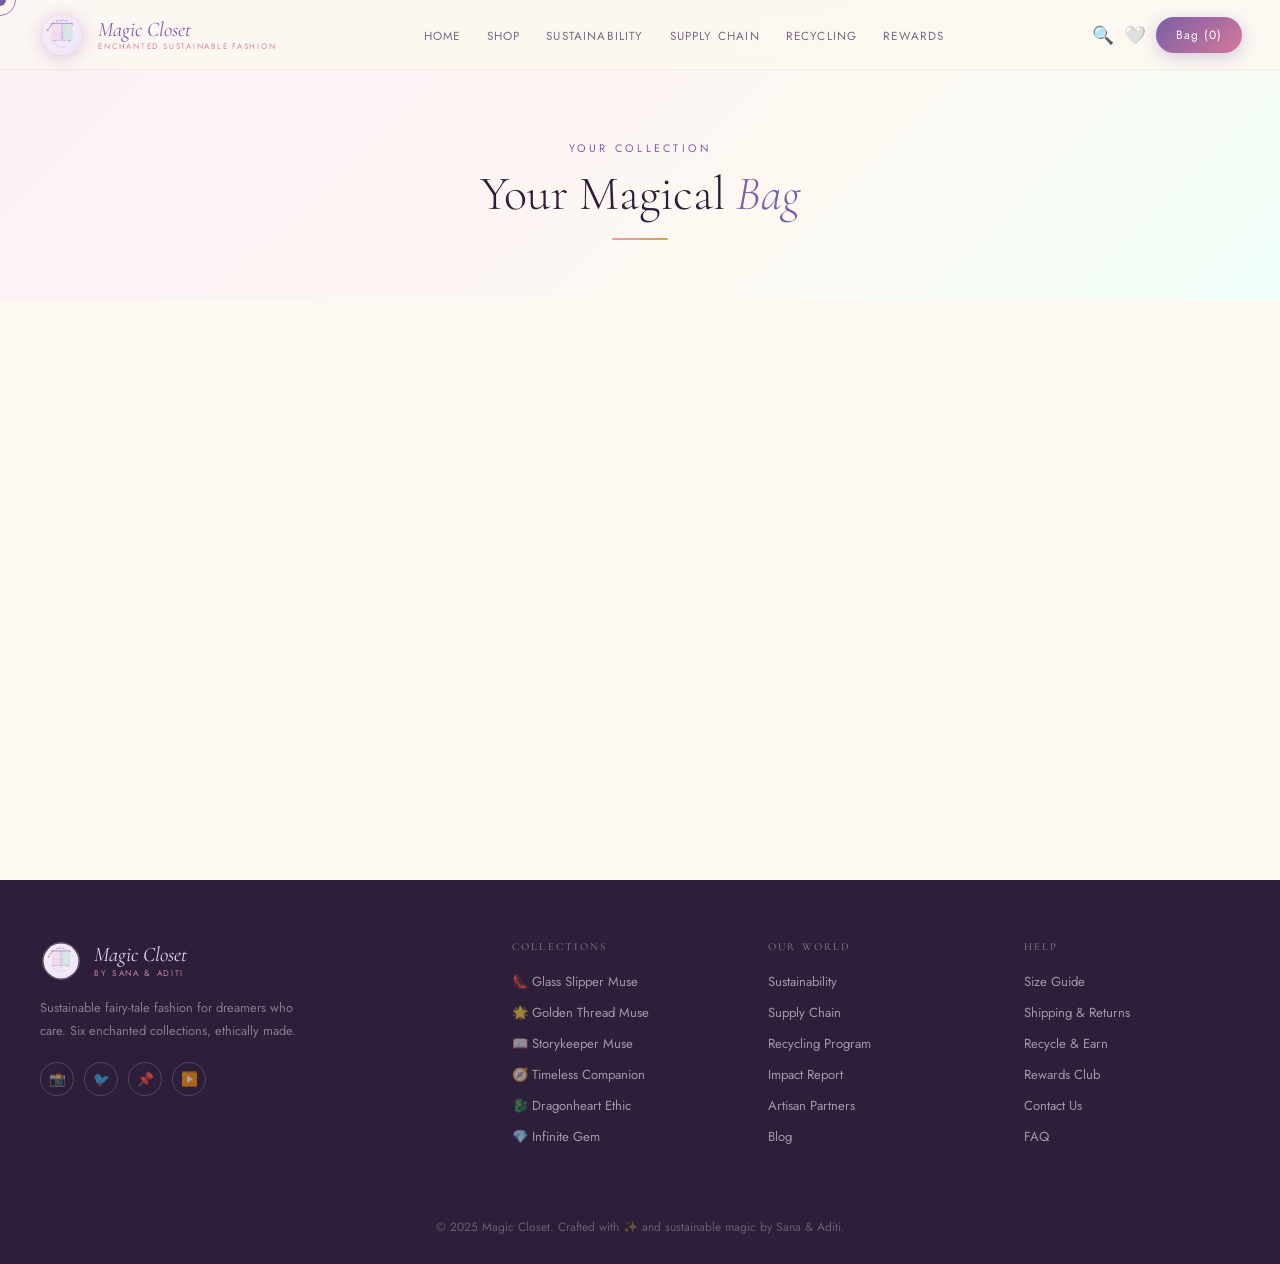
<file: pages/cart.html>
<!DOCTYPE html>
<html lang="en">
<head>
<meta charset="UTF-8"/><meta name="viewport" content="width=device-width, initial-scale=1.0"/>
<title>Your Bag — Magic Closet</title>
<link rel="stylesheet" href="../css/base.css"/>
<link rel="stylesheet" href="../css/nav.css"/>
<style>
.page-hero { padding:140px 3% 60px;text-align:center;background:linear-gradient(135deg,#fdf0f8,var(--cream) 60%,#f0fff8); }
.cart-wrap { max-width:1100px;margin:0 auto;padding:40px 3% 100px;display:grid;grid-template-columns:1fr 340px;gap:40px; }
/* Cart items */
.cart-items { }
.cart-empty { text-align:center;padding:80px 20px; }
.cart-empty-icon { font-size:5rem;display:block;margin-bottom:20px;animation:floatEm 3s ease-in-out infinite; }
.cart-item { display:flex;gap:18px;align-items:flex-start;padding:20px 0;border-bottom:1px solid rgba(45,30,58,.07); }
.item-emoji{ width:80px;height:80px;border-radius:14px;display:flex;align-items:center;justify-content:center;font-size:2.5rem;flex-shrink:0;background:var(--lavender); }
.item-info { flex:1; }
.item-name  { font-family:'Cormorant Garamond',serif;font-size:1.1rem;margin-bottom:4px; }
.item-price { font-size:.88rem;color:var(--violet);font-weight:500;margin-bottom:10px; }
.item-qty   { display:flex;align-items:center;gap:10px; }
.qty-btn    { width:28px;height:28px;border-radius:50%;border:1.5px solid rgba(45,30,58,.15);background:#fff;font-size:.9rem;display:flex;align-items:center;justify-content:center;transition:all .2s; }
.qty-btn:hover { border-color:var(--violet);background:var(--lavender); }
.qty-num    { font-size:.9rem;font-weight:500;min-width:24px;text-align:center; }
.item-remove{ font-size:.75rem;color:rgba(45,30,58,.4);text-decoration:underline;cursor:pointer;transition:color .2s; }
.item-remove:hover { color:var(--rose-deep); }
/* Summary */
.cart-summary { position:sticky;top:88px;height:fit-content;background:white;border-radius:24px;padding:32px;box-shadow:var(--shadow-md); }
.cart-summary h2 { font-family:'Cormorant Garamond',serif;font-size:1.4rem;margin-bottom:24px; }
.summary-row { display:flex;justify-content:space-between;font-size:.88rem;margin-bottom:12px; }
.summary-total { font-family:'Cormorant Garamond',serif;font-size:1.3rem;font-weight:500;border-top:2px solid rgba(45,30,58,.08);padding-top:16px;margin-top:8px; }
.checkout-btn { width:100%;margin-top:20px;padding:15px;border-radius:40px;border:none;background:var(--grad-hero);color:#fff;font-family:'Jost',sans-serif;font-size:.88rem;letter-spacing:.1em;text-transform:uppercase;cursor:pointer;transition:transform .25s,box-shadow .25s;box-shadow:0 6px 20px rgba(123,94,167,.35); }
.checkout-btn:hover { transform:translateY(-2px);box-shadow:0 10px 30px rgba(123,94,167,.45); }
.eco-note { background:linear-gradient(135deg,#e4f5e8,#f0fff8);border-radius:14px;padding:14px 16px;margin-top:16px;font-size:.78rem;color:var(--sage-deep);line-height:1.6; }
.donation-row { display:flex;align-items:center;gap:10px;margin-top:16px;padding:14px;background:var(--lavender);border-radius:12px;font-size:.8rem; }
.donation-row input { accent-color:var(--violet); }
@media(max-width:760px){ .cart-wrap { grid-template-columns:1fr; } .cart-summary { position:static; } }
</style>
</head>
<body>
<div id="cur"></div><div id="cur-ring"></div>
<div id="particles"></div>
<div class="toast" id="toast"></div>
<div id="app-nav"></div>

<div class="page-hero">
  <span class="section-eyebrow">Your Collection</span>
  <h1 class="section-title">Your Magical <em>Bag</em></h1>
  <div class="section-div"></div>
</div>

<div class="cart-wrap">
  <div class="cart-items" id="cart-items"></div>
  <aside class="cart-summary" id="cart-summary" style="display:none;">
    <h2>Order Summary</h2>
    <div id="summary-lines"></div>
    <div class="donation-row">
      <input type="checkbox" id="donate-check" checked/>
      <label for="donate-check">Add £1 to plant 3 trees 🌳</label>
    </div>
    <div class="summary-total">
      <div class="summary-row">
        <span>Total</span><span id="total-price">£0.00</span>
      </div>
    </div>
    <button class="checkout-btn" onclick="checkout()">✨ Checkout Magically</button>
    <div class="eco-note">🌍 Your order is carbon-neutral. Packaged in 100% plastic-free materials.</div>
  </aside>
</div>

<div id="app-footer"></div>
<script src="../js/main.js"></script>
<script src="../js/nav-template.js"></script>
<script src="../js/products-data.js"></script>
<script>
document.addEventListener('DOMContentLoaded', () => {
  injectNav(); injectFooter();
  renderCart();
});

function renderCart() {
  const items = Cart.items;
  const el = document.getElementById('cart-items');
  const summary = document.getElementById('cart-summary');

  if (!items.length) {
    el.innerHTML = `<div class="cart-empty reveal">
      <span class="cart-empty-icon">🛍️</span>
      <h2 style="font-family:'Cormorant Garamond',serif;font-size:1.8rem;margin-bottom:10px;">Your bag is empty</h2>
      <p style="opacity:.6;margin-bottom:28px;">The enchanted pieces are waiting...</p>
      <a href="shop.html" class="btn-primary">✨ Start Shopping</a>
    </div>`;
    summary.style.display='none';
    return;
  }

  el.innerHTML = items.map(item => `
    <div class="cart-item reveal" id="item-${item.name.replace(/\s/g,'_')}">
      <div class="item-emoji" style="background:var(--lavender);">${item.emoji}</div>
      <div class="item-info">
        <div class="item-name">${item.name}</div>
        <div class="item-price">£${item.price}</div>
        <div class="item-qty">
          <button class="qty-btn" onclick="changeQty('${item.name}',-1)">−</button>
          <span class="qty-num">${item.qty}</span>
          <button class="qty-btn" onclick="changeQty('${item.name}',1)">+</button>
          <span class="item-remove" onclick="removeItem('${item.name}')">Remove</span>
        </div>
      </div>
      <div style="font-family:'Cormorant Garamond',serif;font-size:1.1rem;font-weight:500;">£${(item.price*item.qty).toFixed(2)}</div>
    </div>`).join('');

  // Summary
  summary.style.display='block';
  const subtotal = items.reduce((s,i)=>s+(i.price*i.qty),0);
  const donation = document.getElementById('donate-check')?.checked ? 1 : 0;
  document.getElementById('summary-lines').innerHTML = items.map(i=>`<div class="summary-row"><span>${i.emoji} ${i.name} ×${i.qty}</span><span>£${(i.price*i.qty).toFixed(2)}</span></div>`).join('');
  document.getElementById('total-price').textContent = '£'+(subtotal+donation).toFixed(2);

  document.getElementById('donate-check')?.addEventListener('change', () => {
    const d = document.getElementById('donate-check').checked ? 1 : 0;
    document.getElementById('total-price').textContent = '£'+(subtotal+d).toFixed(2);
  });

  // Reveal
  document.querySelectorAll('.reveal').forEach(el=>{
    el.classList.add('visible');
  });
}

function changeQty(name, delta) {
  const item = Cart.items.find(i=>i.name===name);
  if (!item) return;
  item.qty += delta;
  if (item.qty <= 0) Cart.items = Cart.items.filter(i=>i.name!==name);
  Cart.save(); Cart.updateBadge(); renderCart();
}

function removeItem(name) {
  Cart.remove(name); renderCart();
  showToast('🗑️ Item removed from your bag');
}

function checkout() {
  showToast('✨ Redirecting to magical checkout... 🌸');
  setTimeout(()=>{ Cart.items=[]; Cart.save(); Cart.updateBadge(); renderCart(); }, 2000);
}
</script>
</body>
</html>
</file>
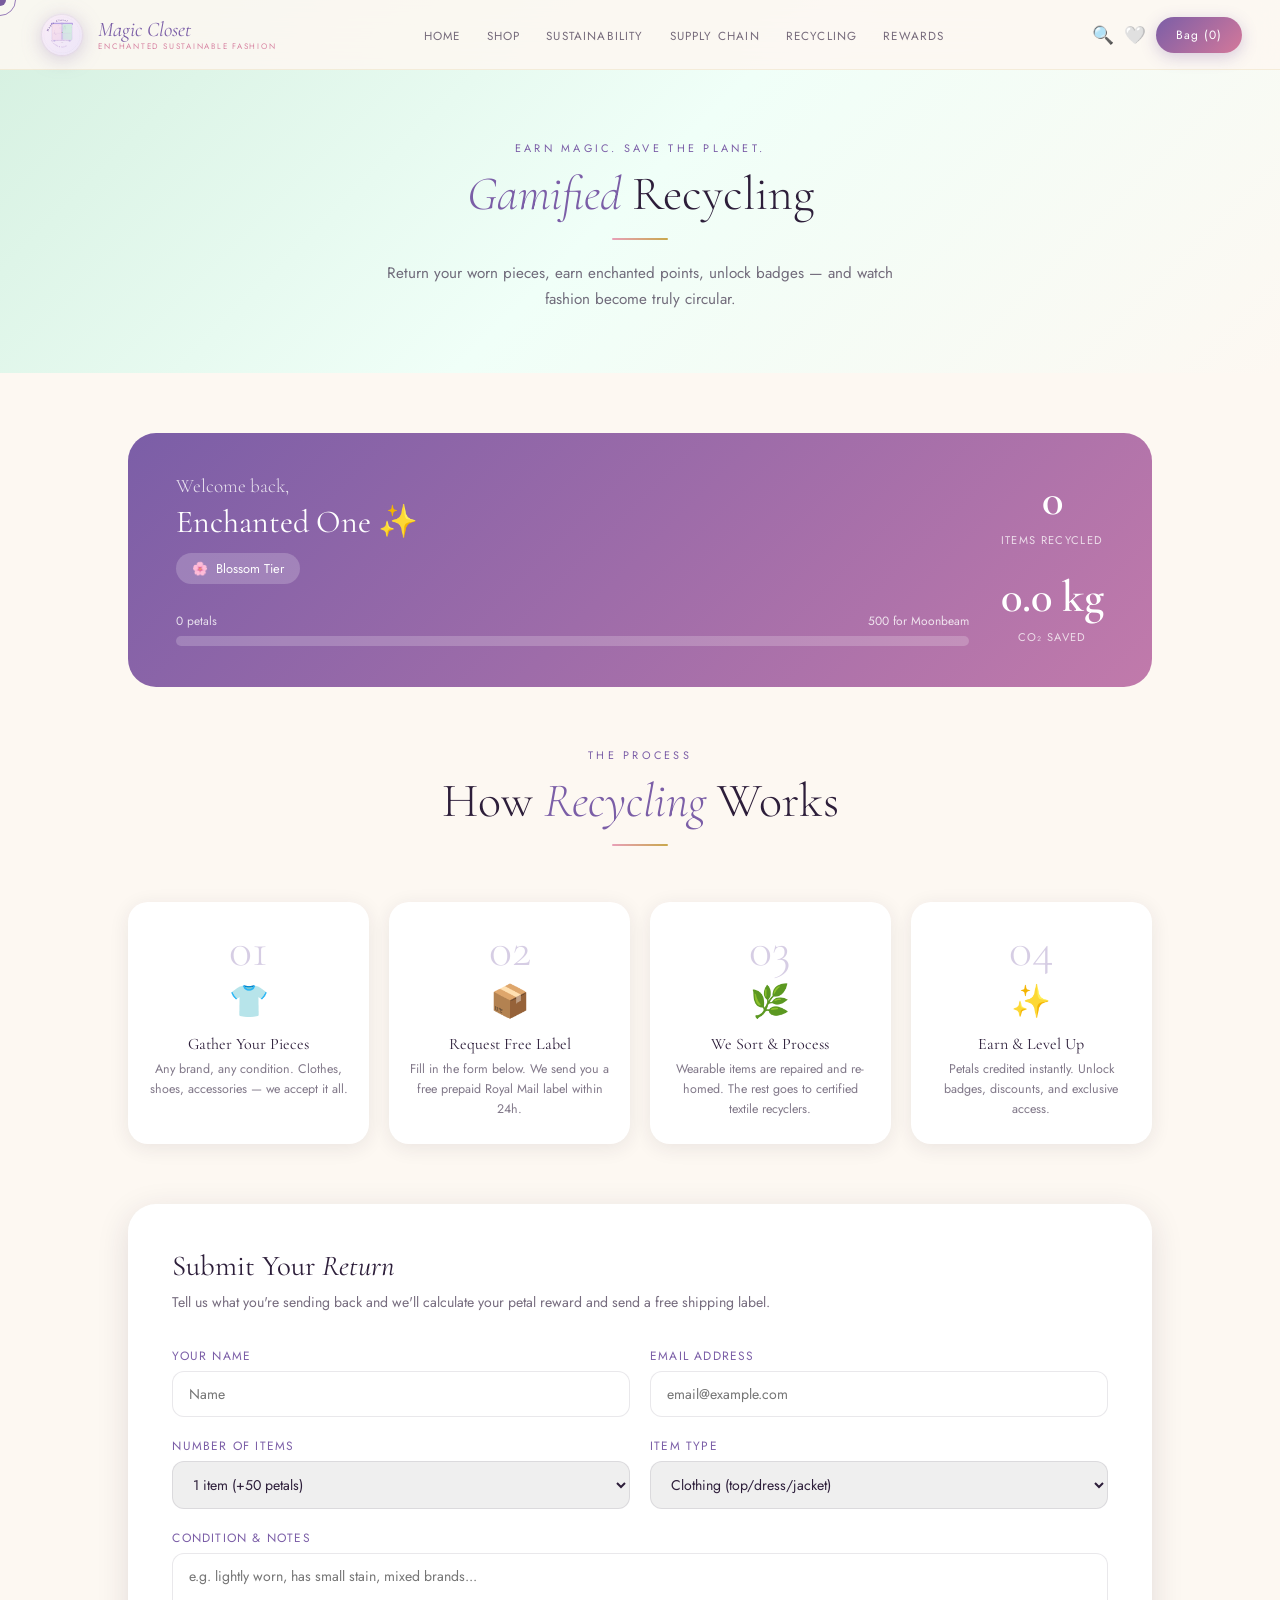
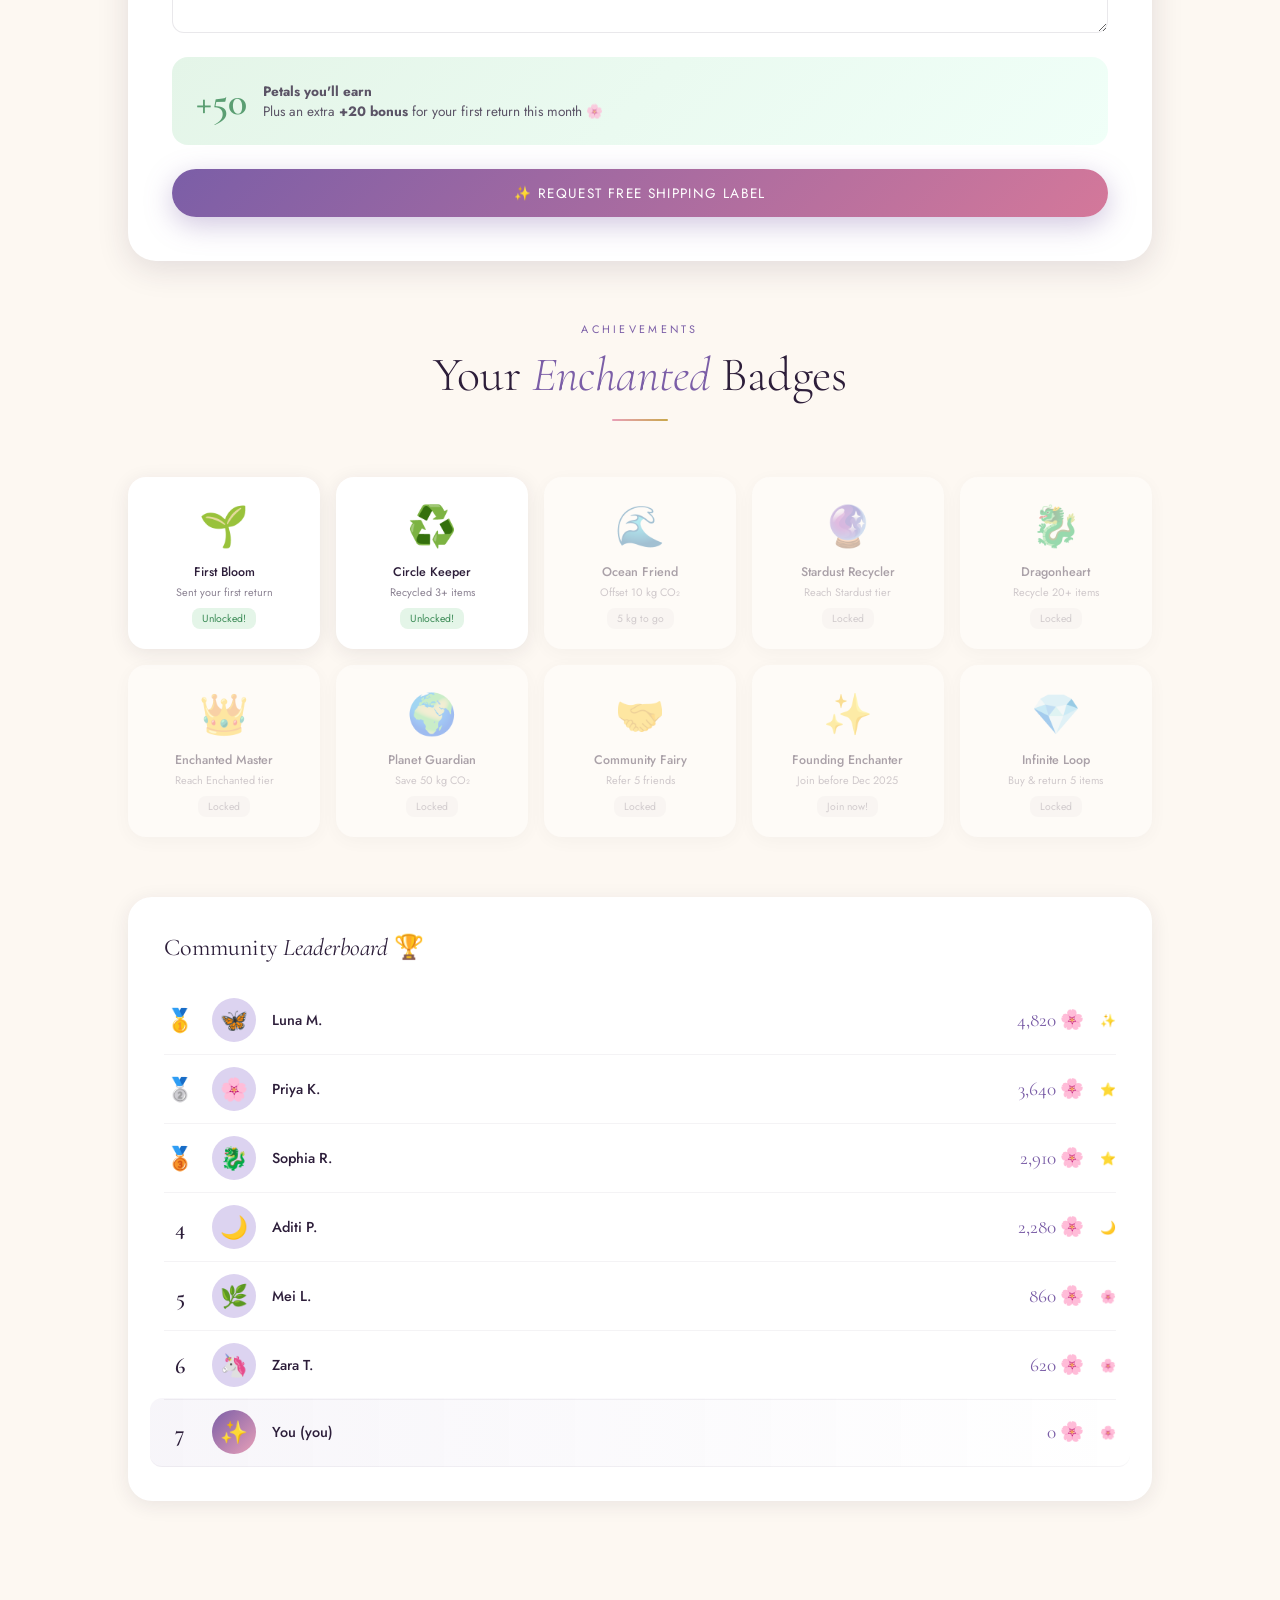
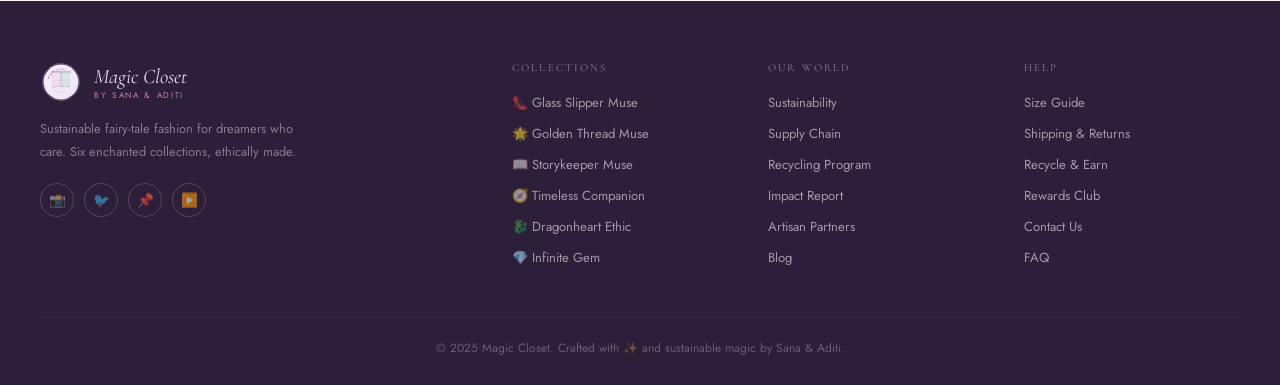
<file: pages/recycling.html>
<!DOCTYPE html>
<html lang="en">
<head>
<meta charset="UTF-8"/><meta name="viewport" content="width=device-width, initial-scale=1.0"/>
<title>Recycle &amp; Earn — Magic Closet</title>
<link rel="stylesheet" href="../css/base.css"/>
<link rel="stylesheet" href="../css/nav.css"/>
<style>
.page-hero { padding:140px 3% 60px;text-align:center;background:linear-gradient(135deg,#d5f0e0,#f0fff8 50%,#fdf8f2); }
.recycle-wrap { max-width:1100px;margin:0 auto;padding:60px 3% 100px; }

/* ── Player card ── */
.player-card {
  background:linear-gradient(135deg,var(--violet),#c17aab);
  border-radius:28px;color:#fff;padding:40px 48px;
  display:grid;grid-template-columns:1fr auto;gap:32px;align-items:center;margin-bottom:60px;
}
.player-info h2 { font-size:1.2rem;font-weight:300;opacity:.8;margin-bottom:4px; }
.player-info h3 { font-family:'Cormorant Garamond',serif;font-size:2rem;font-weight:400;margin-bottom:12px; }
.player-tier { display:inline-flex;align-items:center;gap:8px;background:rgba(255,255,255,.2);border-radius:30px;padding:6px 16px;font-size:.8rem;margin-bottom:20px; }
.pts-bar-wrap { margin-top:8px; }
.pts-bar-label { display:flex;justify-content:space-between;font-size:.75rem;opacity:.8;margin-bottom:6px; }
.pts-bar-bg { height:10px;border-radius:10px;background:rgba(255,255,255,.2); }
.pts-bar-fill { height:100%;border-radius:10px;background:rgba(255,255,255,.9);transition:width 1.4s cubic-bezier(.23,1,.32,1); }
.player-stats { text-align:center; }
.player-stat-num { font-family:'Cormorant Garamond',serif;font-size:2.8rem;font-weight:600;display:block; }
.player-stat-lbl { font-size:.7rem;letter-spacing:.12em;text-transform:uppercase;opacity:.75; }

/* ── How it works ── */
.how-grid { display:grid;grid-template-columns:repeat(4,1fr);gap:20px;margin-bottom:60px; }
.how-card { background:white;border-radius:20px;padding:24px 18px;box-shadow:var(--shadow-sm);text-align:center;transition:transform .3s var(--ease-spring); }
.how-card:hover { transform:translateY(-6px); }
.how-num  { font-family:'Cormorant Garamond',serif;font-size:3rem;font-weight:300;color:var(--violet);opacity:.3;display:block;margin-bottom:4px;line-height:1; }
.how-icon { font-size:2rem;margin-bottom:10px;display:block; }
.how-title{ font-family:'Cormorant Garamond',serif;font-size:1rem;margin-bottom:6px; }
.how-desc { font-size:.78rem;color:rgba(45,30,58,.6);line-height:1.6; }

/* ── Recycle form ── */
.recycle-form-section { background:white;border-radius:28px;padding:44px;box-shadow:var(--shadow-md);margin-bottom:60px; }
.recycle-form-section h2 { font-family:'Cormorant Garamond',serif;font-size:1.8rem;margin-bottom:8px; }
.recycle-form-section p  { font-size:.88rem;opacity:.65;margin-bottom:32px;line-height:1.7; }
.form-grid  { display:grid;grid-template-columns:1fr 1fr;gap:20px;margin-bottom:24px; }
.form-field { display:flex;flex-direction:column;gap:6px; }
.form-field label { font-size:.75rem;letter-spacing:.1em;text-transform:uppercase;color:var(--violet); }
.form-field input,.form-field select,.form-field textarea {
  padding:12px 16px;border-radius:12px;
  border:1.5px solid rgba(45,30,58,.1);
  font-family:'Jost',sans-serif;font-size:.88rem;color:var(--ink);
  outline:none;transition:border-color .25s;
}
.form-field input:focus,.form-field select:focus,.form-field textarea:focus { border-color:var(--violet); }
.form-field textarea { resize:vertical;min-height:80px; }
.pts-preview { background:linear-gradient(135deg,#e4f5e8,#f0fff8);border-radius:16px;padding:20px 24px;margin-bottom:24px;display:flex;align-items:center;gap:16px; }
.pts-preview-big { font-family:'Cormorant Garamond',serif;font-size:2.5rem;font-weight:600;color:var(--sage-deep); }
.pts-preview-text { font-size:.85rem;opacity:.75;line-height:1.5; }

/* ── Badges ── */
.badges-grid { display:grid;grid-template-columns:repeat(5,1fr);gap:16px;margin-bottom:60px; }
.badge-item { text-align:center;padding:20px 12px;background:white;border-radius:18px;box-shadow:var(--shadow-sm);transition:transform .3s; }
.badge-item:hover { transform:translateY(-5px); }
.badge-item.locked { opacity:.4; }
.badge-icon { font-size:2.5rem;margin-bottom:8px;display:block; }
.badge-name { font-size:.78rem;font-weight:500;margin-bottom:4px; }
.badge-desc { font-size:.68rem;color:rgba(45,30,58,.55);line-height:1.4; }
.badge-item .badge-status { margin-top:8px;font-size:.65rem;padding:3px 10px;border-radius:8px;display:inline-block; }
.badge-item.unlocked .badge-status { background:#e4f5e8;color:#3a8a55; }
.badge-item.locked    .badge-status { background:rgba(45,30,58,.06);color:rgba(45,30,58,.5); }

/* ── Leaderboard ── */
.leaderboard { background:white;border-radius:24px;padding:36px;box-shadow:var(--shadow-sm); }
.leaderboard h2 { font-family:'Cormorant Garamond',serif;font-size:1.5rem;margin-bottom:24px; }
.lb-row { display:flex;align-items:center;gap:16px;padding:12px 0;border-bottom:1px solid rgba(45,30,58,.05); }
.lb-rank { font-family:'Cormorant Garamond',serif;font-size:1.4rem;font-weight:600;width:32px;text-align:center; }
.lb-avatar{ width:44px;height:44px;border-radius:50%;display:flex;align-items:center;justify-content:center;font-size:1.4rem;flex-shrink:0; }
.lb-name  { flex:1;font-size:.9rem;font-weight:500; }
.lb-pts   { font-family:'Cormorant Garamond',serif;font-size:1.2rem;color:var(--violet); }
.lb-badge { font-size:.8rem; }
.lb-row.you { background:linear-gradient(to right,rgba(123,94,167,.06),transparent);border-radius:12px;padding:12px 14px;margin:-2px -14px; }

@media(max-width:760px){
  .player-card { grid-template-columns:1fr;text-align:center; }
  .how-grid { grid-template-columns:1fr 1fr; }
  .badges-grid { grid-template-columns:repeat(3,1fr); }
  .form-grid { grid-template-columns:1fr; }
}
@media(max-width:480px){ .badges-grid { grid-template-columns:1fr 1fr; } }
</style>
</head>
<body>
<div id="cur"></div><div id="cur-ring"></div>
<div id="particles"></div>
<div class="toast" id="toast"></div>
<div id="app-nav"></div>

<div class="page-hero">
  <span class="section-eyebrow">Earn Magic. Save the Planet.</span>
  <h1 class="section-title"><em>Gamified</em> Recycling</h1>
  <div class="section-div"></div>
  <p style="max-width:520px;margin:20px auto 0;font-size:.95rem;opacity:.65;line-height:1.75;">Return your worn pieces, earn enchanted points, unlock badges — and watch fashion become truly circular.</p>
</div>

<div class="recycle-wrap">

  <!-- Player Dashboard -->
  <div class="player-card reveal" id="player-card">
    <div class="player-info">
      <h2>Welcome back,</h2>
      <h3 id="player-name">Enchanted One ✨</h3>
      <div class="player-tier"><span id="tier-icon">🌸</span><span id="tier-name">Blossom Tier</span></div>
      <div class="pts-bar-wrap">
        <div class="pts-bar-label"><span id="pts-current">0 petals</span><span id="pts-next">500 for Moonbeam</span></div>
        <div class="pts-bar-bg"><div class="pts-bar-fill" id="pts-bar" style="width:0%"></div></div>
      </div>
    </div>
    <div class="player-stats">
      <span class="player-stat-num" id="items-recycled">0</span>
      <span class="player-stat-lbl">Items Recycled</span>
      <div style="margin-top:20px;">
        <span class="player-stat-num" id="co2-saved">0 kg</span>
        <span class="player-stat-lbl">CO₂ Saved</span>
      </div>
    </div>
  </div>

  <!-- How it works -->
  <div class="section-hdr reveal">
    <span class="section-eyebrow">The Process</span>
    <h2 class="section-title">How <em>Recycling</em> Works</h2>
    <div class="section-div"></div>
  </div>
  <div class="how-grid">
    <div class="how-card reveal"><span class="how-num">01</span><span class="how-icon">👕</span><div class="how-title">Gather Your Pieces</div><p class="how-desc">Any brand, any condition. Clothes, shoes, accessories — we accept it all.</p></div>
    <div class="how-card reveal"><span class="how-num">02</span><span class="how-icon">📦</span><div class="how-title">Request Free Label</div><p class="how-desc">Fill in the form below. We send you a free prepaid Royal Mail label within 24h.</p></div>
    <div class="how-card reveal"><span class="how-num">03</span><span class="how-icon">🌿</span><div class="how-title">We Sort &amp; Process</div><p class="how-desc">Wearable items are repaired and re-homed. The rest goes to certified textile recyclers.</p></div>
    <div class="how-card reveal"><span class="how-num">04</span><span class="how-icon">✨</span><div class="how-title">Earn &amp; Level Up</div><p class="how-desc">Petals credited instantly. Unlock badges, discounts, and exclusive access.</p></div>
  </div>

  <!-- Recycle Form -->
  <div class="recycle-form-section reveal">
    <h2>Submit Your <em>Return</em></h2>
    <p>Tell us what you're sending back and we'll calculate your petal reward and send a free shipping label.</p>
    <div class="form-grid">
      <div class="form-field">
        <label>Your Name</label>
        <input type="text" id="rf-name" placeholder="Name"/>
      </div>
      <div class="form-field">
        <label>Email Address</label>
        <input type="email" id="rf-email" placeholder="email@example.com"/>
      </div>
      <div class="form-field">
        <label>Number of Items</label>
        <select id="rf-items" onchange="updatePtsPreview()">
          <option value="1">1 item (+50 petals)</option>
          <option value="2">2 items (+110 petals)</option>
          <option value="3">3 items (+180 petals)</option>
          <option value="5">4–5 items (+320 petals)</option>
          <option value="10">6–10 items (+600 petals)</option>
        </select>
      </div>
      <div class="form-field">
        <label>Item Type</label>
        <select id="rf-type">
          <option>Clothing (top/dress/jacket)</option>
          <option>Footwear</option>
          <option>Accessories (bag/belt/scarf)</option>
          <option>Jewellery</option>
          <option>Mixed</option>
        </select>
      </div>
      <div class="form-field" style="grid-column:span 2;">
        <label>Condition &amp; Notes</label>
        <textarea id="rf-notes" placeholder="e.g. lightly worn, has small stain, mixed brands..."></textarea>
      </div>
    </div>
    <div class="pts-preview">
      <div class="pts-preview-big" id="pts-reward">+50</div>
      <div class="pts-preview-text">
        <strong>Petals you'll earn</strong><br>
        Plus an extra <strong>+20 bonus</strong> for your first return this month 🌸
      </div>
    </div>
    <button class="btn-primary" onclick="submitRecycle()" style="width:100%;justify-content:center;">✨ Request Free Shipping Label</button>
  </div>

  <!-- Badges -->
  <div class="section-hdr reveal">
    <span class="section-eyebrow">Achievements</span>
    <h2 class="section-title">Your <em>Enchanted</em> Badges</h2>
    <div class="section-div"></div>
  </div>
  <div class="badges-grid">
    <div class="badge-item unlocked reveal"><span class="badge-icon">🌱</span><div class="badge-name">First Bloom</div><p class="badge-desc">Sent your first return</p><span class="badge-status">Unlocked!</span></div>
    <div class="badge-item unlocked reveal"><span class="badge-icon">♻️</span><div class="badge-name">Circle Keeper</div><p class="badge-desc">Recycled 3+ items</p><span class="badge-status">Unlocked!</span></div>
    <div class="badge-item locked reveal"><span class="badge-icon">🌊</span><div class="badge-name">Ocean Friend</div><p class="badge-desc">Offset 10 kg CO₂</p><span class="badge-status">5 kg to go</span></div>
    <div class="badge-item locked reveal"><span class="badge-icon">🔮</span><div class="badge-name">Stardust Recycler</div><p class="badge-desc">Reach Stardust tier</p><span class="badge-status">Locked</span></div>
    <div class="badge-item locked reveal"><span class="badge-icon">🐉</span><div class="badge-name">Dragonheart</div><p class="badge-desc">Recycle 20+ items</p><span class="badge-status">Locked</span></div>
    <div class="badge-item locked reveal"><span class="badge-icon">👑</span><div class="badge-name">Enchanted Master</div><p class="badge-desc">Reach Enchanted tier</p><span class="badge-status">Locked</span></div>
    <div class="badge-item locked reveal"><span class="badge-icon">🌍</span><div class="badge-name">Planet Guardian</div><p class="badge-desc">Save 50 kg CO₂</p><span class="badge-status">Locked</span></div>
    <div class="badge-item locked reveal"><span class="badge-icon">🤝</span><div class="badge-name">Community Fairy</div><p class="badge-desc">Refer 5 friends</p><span class="badge-status">Locked</span></div>
    <div class="badge-item locked reveal"><span class="badge-icon">✨</span><div class="badge-name">Founding Enchanter</div><p class="badge-desc">Join before Dec 2025</p><span class="badge-status">Join now!</span></div>
    <div class="badge-item locked reveal"><span class="badge-icon">💎</span><div class="badge-name">Infinite Loop</div><p class="badge-desc">Buy &amp; return 5 items</p><span class="badge-status">Locked</span></div>
  </div>

  <!-- Leaderboard -->
  <div class="leaderboard reveal">
    <h2>Community <em>Leaderboard</em> 🏆</h2>
    <div id="lb-list"></div>
  </div>
</div>

<div id="app-footer"></div>
<script src="../js/main.js"></script>
<script src="../js/nav-template.js"></script>
<script src="../js/products-data.js"></script>
<script>
document.addEventListener('DOMContentLoaded', () => {
  injectNav(); injectFooter();

  // Load saved player state
  const pts = parseInt(localStorage.getItem('mc_pts') || '0');
  const recycled = parseInt(localStorage.getItem('mc_recycled') || '0');
  updatePlayer(pts, recycled);

  // Leaderboard
  const lb = [
    {name:'Luna M.',pts:4820,badge:'✨',avatar:'🦋'},
    {name:'Priya K.',pts:3640,badge:'⭐',avatar:'🌸'},
    {name:'Sophia R.',pts:2910,badge:'⭐',avatar:'🐉'},
    {name:'Aditi P.',pts:2280,badge:'🌙',avatar:'🌙'},
    {name:'You',pts:pts,badge:'🌸',avatar:'✨',you:true},
    {name:'Mei L.',pts:860,badge:'🌸',avatar:'🌿'},
    {name:'Zara T.',pts:620,badge:'🌸',avatar:'🦄'},
  ].sort((a,b)=>b.pts-a.pts);

  const medals = ['🥇','🥈','🥉'];
  document.getElementById('lb-list').innerHTML = lb.map((u,i)=>`
    <div class="lb-row ${u.you?'you':''}">
      <div class="lb-rank">${medals[i] || (i+1)}</div>
      <div class="lb-avatar" style="background:${u.you?'linear-gradient(135deg,var(--violet),var(--rose))':'var(--lavender)'};">${u.avatar}</div>
      <div class="lb-name">${u.name}${u.you?' (you)':''}</div>
      <div class="lb-pts">${u.pts.toLocaleString()} 🌸</div>
      <div class="lb-badge">${u.badge}</div>
    </div>`).join('');
});

function updatePlayer(pts, recycled) {
  const tiers = [
    {name:'Blossom',icon:'🌸',max:500},
    {name:'Moonbeam',icon:'🌙',max:1500},
    {name:'Stardust',icon:'⭐',max:5000},
    {name:'Enchanted',icon:'✨',max:Infinity},
  ];
  const tier = tiers.find(t=>pts<t.max) || tiers[3];
  const next = tiers[tiers.indexOf(tier)+1];
  const pct  = next ? Math.min((pts/(tier.max))*100,100) : 100;

  document.getElementById('player-tier-icon') && (document.getElementById('tier-icon').textContent=tier.icon);
  document.getElementById('tier-icon').textContent = tier.icon;
  document.getElementById('tier-name').textContent = tier.name+' Tier';
  document.getElementById('pts-current').textContent = pts+' petals';
  document.getElementById('pts-next').textContent = next ? tier.max+' for '+next.name : 'Max tier reached! ✨';
  document.getElementById('items-recycled').textContent = recycled;
  document.getElementById('co2-saved').textContent = (recycled*1.8).toFixed(1)+' kg';
  setTimeout(()=>{ document.getElementById('pts-bar').style.width=pct+'%'; },300);
}

const PTS_MAP = {'1':50,'2':110,'3':180,'5':320,'10':600};
function updatePtsPreview() {
  const v = document.getElementById('rf-items').value;
  document.getElementById('pts-reward').textContent = '+'+(PTS_MAP[v]||50);
}

function submitRecycle() {
  const name  = document.getElementById('rf-name').value.trim();
  const email = document.getElementById('rf-email').value.trim();
  if (!name || !email || !email.includes('@')) { showToast('💫 Please fill in name and email!'); return; }
  const items = parseInt(document.getElementById('rf-items').value);
  const reward = PTS_MAP[document.getElementById('rf-items').value] + 20;
  const newPts     = (parseInt(localStorage.getItem('mc_pts')||'0')) + reward;
  const newRecycled= (parseInt(localStorage.getItem('mc_recycled')||'0')) + items;
  localStorage.setItem('mc_pts', newPts);
  localStorage.setItem('mc_recycled', newRecycled);
  Cart.updateBadge();
  updatePlayer(newPts, newRecycled);
  showToast(`✨ Label sent to ${email}! +${reward} petals earned 🌸`);
  document.getElementById('rf-name').value='';
  document.getElementById('rf-email').value='';
  document.getElementById('rf-notes').value='';
}
</script>
</body>
</html>
</file>
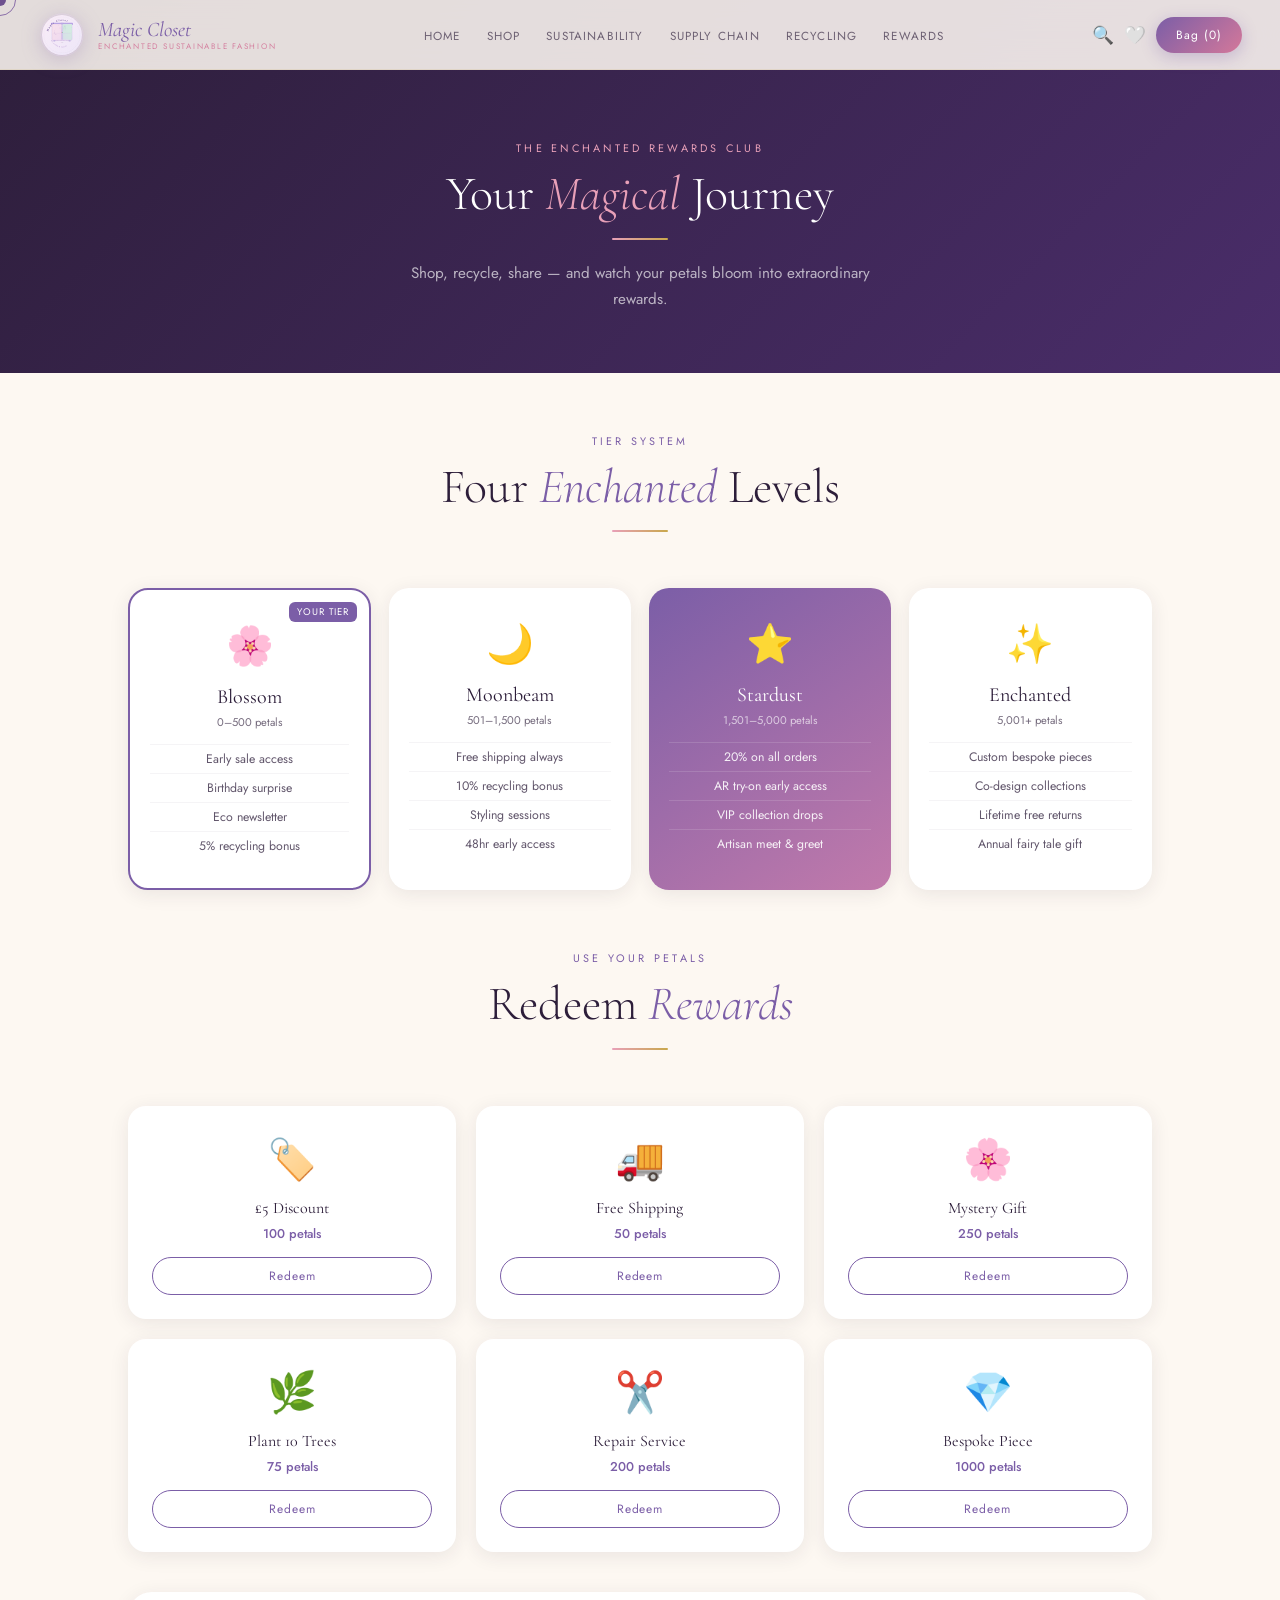
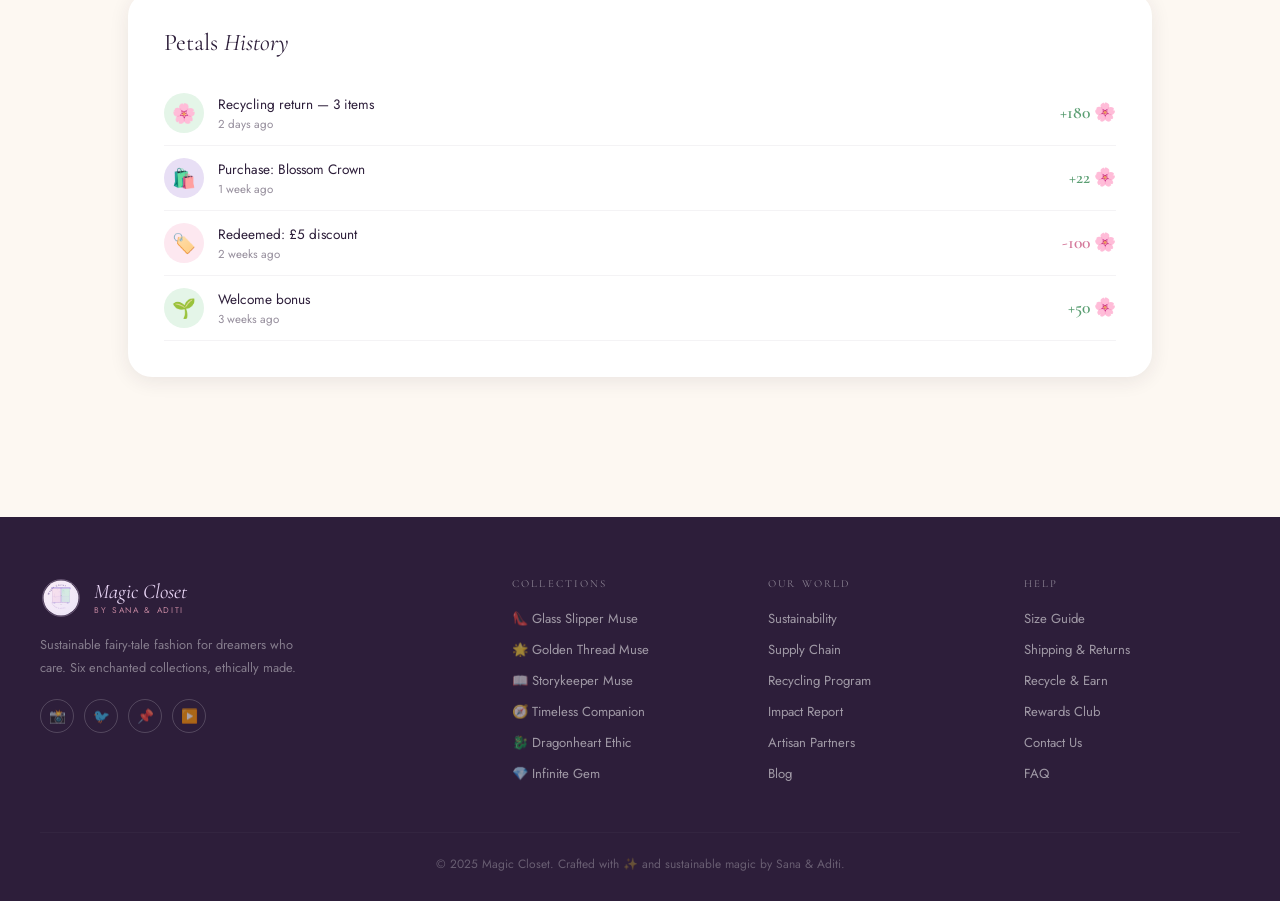
<file: pages/rewards.html>
<!DOCTYPE html>
<html lang="en">
<head>
<meta charset="UTF-8"/><meta name="viewport" content="width=device-width, initial-scale=1.0"/>
<title>Rewards — Magic Closet</title>
<link rel="stylesheet" href="../css/base.css"/>
<link rel="stylesheet" href="../css/nav.css"/>
<style>
.page-hero { padding:140px 3% 60px;text-align:center;background:linear-gradient(135deg,var(--ink),#4a2d6a);color:#fff; }
.page-hero .section-eyebrow { color:var(--rose); }
.page-hero h1 { color:#fff; }
.rewards-wrap { max-width:1100px;margin:0 auto;padding:60px 3% 100px; }
.loyalty-grid { display:grid;grid-template-columns:repeat(4,1fr);gap:18px;margin-bottom:60px; }
.loyalty-card { background:#fff;border-radius:20px;padding:28px 20px;text-align:center;box-shadow:var(--shadow-sm);transition:transform .35s var(--ease-spring);position:relative;overflow:hidden; }
.loyalty-card:hover { transform:translateY(-7px); }
.loyalty-card.featured { background:linear-gradient(145deg,var(--violet),#c17aab);color:#fff; }
.loyalty-card.current  { border:2px solid var(--violet); }
.current-badge { position:absolute;top:12px;right:12px;background:var(--violet);color:#fff;font-size:.6rem;letter-spacing:.1em;text-transform:uppercase;padding:3px 8px;border-radius:6px; }
.l-crown { font-size:2.4rem;display:block;margin-bottom:12px;animation:floatEm 4s ease-in-out infinite; }
.l-tier  { font-family:'Cormorant Garamond',serif;font-size:1.25rem;margin-bottom:5px; }
.l-pts   { font-size:.7rem;opacity:.65;margin-bottom:14px; }
.l-perks { list-style:none; }
.l-perks li { font-size:.77rem;padding:5px 0;border-top:1px solid rgba(45,30,58,.06);opacity:.75; }
.featured .l-perks li { border-top-color:rgba(255,255,255,.15);opacity:.9; }
/* Points history */
.history-section { background:white;border-radius:24px;padding:36px;box-shadow:var(--shadow-sm);margin-bottom:40px; }
.history-section h2 { font-family:'Cormorant Garamond',serif;font-size:1.5rem;margin-bottom:24px; }
.history-row { display:flex;align-items:center;gap:14px;padding:12px 0;border-bottom:1px solid rgba(45,30,58,.05); }
.hist-icon { width:40px;height:40px;border-radius:50%;display:flex;align-items:center;justify-content:center;font-size:1.2rem;flex-shrink:0; }
.hist-desc { flex:1;font-size:.85rem; }
.hist-date { font-size:.72rem;opacity:.5;margin-top:2px; }
.hist-pts  { font-family:'Cormorant Garamond',serif;font-size:1.1rem;font-weight:600; }
.hist-pts.earn { color:var(--sage-deep); }
.hist-pts.spend{ color:var(--rose-deep); }
/* Redeem */
.redeem-grid { display:grid;grid-template-columns:repeat(3,1fr);gap:20px;margin-bottom:40px; }
.redeem-card { background:white;border-radius:18px;padding:24px;box-shadow:var(--shadow-sm);text-align:center;transition:transform .3s; }
.redeem-card:hover { transform:translateY(-5px); }
.redeem-icon  { font-size:2.5rem;margin-bottom:10px;display:block; }
.redeem-name  { font-family:'Cormorant Garamond',serif;font-size:1rem;margin-bottom:6px; }
.redeem-cost  { font-size:.8rem;color:var(--violet);font-weight:500;margin-bottom:14px; }
.redeem-btn   { width:100%;padding:9px;border-radius:30px;border:1.5px solid var(--violet);background:transparent;color:var(--violet);font-family:'Jost',sans-serif;font-size:.75rem;letter-spacing:.08em;cursor:pointer;transition:all .25s; }
.redeem-btn:hover { background:var(--violet);color:#fff; }
@media(max-width:760px){ .loyalty-grid,.redeem-grid { grid-template-columns:1fr 1fr; } }
@media(max-width:480px){ .loyalty-grid,.redeem-grid { grid-template-columns:1fr; } }
</style>
</head>
<body>
<div id="cur"></div><div id="cur-ring"></div>
<div id="particles"></div>
<div class="toast" id="toast"></div>
<div id="app-nav"></div>

<div class="page-hero">
  <span class="section-eyebrow">The Enchanted Rewards Club</span>
  <h1 class="section-title" style="color:#fff;">Your <em style="color:var(--rose);">Magical</em> Journey</h1>
  <div class="section-div"></div>
  <p style="max-width:480px;margin:20px auto 0;font-size:.95rem;opacity:.65;line-height:1.75;">Shop, recycle, share — and watch your petals bloom into extraordinary rewards.</p>
</div>

<div class="rewards-wrap">
  <!-- Tier Cards -->
  <div class="section-hdr reveal">
    <span class="section-eyebrow">Tier System</span>
    <h2 class="section-title">Four <em>Enchanted</em> Levels</h2>
    <div class="section-div"></div>
  </div>
  <div class="loyalty-grid">
    <div class="loyalty-card current reveal">
      <span class="current-badge">Your Tier</span>
      <span class="l-crown">🌸</span><div class="l-tier">Blossom</div><div class="l-pts">0–500 petals</div>
      <ul class="l-perks"><li>Early sale access</li><li>Birthday surprise</li><li>Eco newsletter</li><li>5% recycling bonus</li></ul>
    </div>
    <div class="loyalty-card reveal">
      <span class="l-crown">🌙</span><div class="l-tier">Moonbeam</div><div class="l-pts">501–1,500 petals</div>
      <ul class="l-perks"><li>Free shipping always</li><li>10% recycling bonus</li><li>Styling sessions</li><li>48hr early access</li></ul>
    </div>
    <div class="loyalty-card featured reveal">
      <span class="l-crown">⭐</span><div class="l-tier">Stardust</div><div class="l-pts">1,501–5,000 petals</div>
      <ul class="l-perks"><li>20% on all orders</li><li>AR try-on early access</li><li>VIP collection drops</li><li>Artisan meet &amp; greet</li></ul>
    </div>
    <div class="loyalty-card reveal">
      <span class="l-crown">✨</span><div class="l-tier">Enchanted</div><div class="l-pts">5,001+ petals</div>
      <ul class="l-perks"><li>Custom bespoke pieces</li><li>Co-design collections</li><li>Lifetime free returns</li><li>Annual fairy tale gift</li></ul>
    </div>
  </div>

  <!-- Redeem Rewards -->
  <div class="section-hdr reveal">
    <span class="section-eyebrow">Use Your Petals</span>
    <h2 class="section-title">Redeem <em>Rewards</em></h2>
    <div class="section-div"></div>
  </div>
  <div class="redeem-grid">
    <div class="redeem-card reveal"><span class="redeem-icon">🏷️</span><div class="redeem-name">£5 Discount</div><div class="redeem-cost">100 petals</div><button class="redeem-btn" onclick="redeem('£5 discount',100)">Redeem</button></div>
    <div class="redeem-card reveal"><span class="redeem-icon">🚚</span><div class="redeem-name">Free Shipping</div><div class="redeem-cost">50 petals</div><button class="redeem-btn" onclick="redeem('Free shipping',50)">Redeem</button></div>
    <div class="redeem-card reveal"><span class="redeem-icon">🌸</span><div class="redeem-name">Mystery Gift</div><div class="redeem-cost">250 petals</div><button class="redeem-btn" onclick="redeem('Mystery gift',250)">Redeem</button></div>
    <div class="redeem-card reveal"><span class="redeem-icon">🌿</span><div class="redeem-name">Plant 10 Trees</div><div class="redeem-cost">75 petals</div><button class="redeem-btn" onclick="redeem('Tree planting',75)">Redeem</button></div>
    <div class="redeem-card reveal"><span class="redeem-icon">✂️</span><div class="redeem-name">Repair Service</div><div class="redeem-cost">200 petals</div><button class="redeem-btn" onclick="redeem('Repair service',200)">Redeem</button></div>
    <div class="redeem-card reveal"><span class="redeem-icon">💎</span><div class="redeem-name">Bespoke Piece</div><div class="redeem-cost">1000 petals</div><button class="redeem-btn" onclick="redeem('Bespoke piece',1000)">Redeem</button></div>
  </div>

  <!-- Points History -->
  <div class="history-section reveal">
    <h2>Petals <em>History</em></h2>
    <div id="pts-history"></div>
  </div>
</div>

<div id="app-footer"></div>
<script src="../js/main.js"></script>
<script src="../js/nav-template.js"></script>
<script src="../js/products-data.js"></script>
<script>
document.addEventListener('DOMContentLoaded', () => {
  injectNav(); injectFooter();
  renderHistory();
});

const HISTORY = [
  {icon:'🌸',bg:'#e4f5e8',desc:'Recycling return — 3 items',date:'2 days ago',pts:'+180',type:'earn'},
  {icon:'🛍️',bg:'#e8dff5',desc:'Purchase: Blossom Crown',date:'1 week ago',pts:'+22',type:'earn'},
  {icon:'🏷️',bg:'#fde8f0',desc:'Redeemed: £5 discount',date:'2 weeks ago',pts:'-100',type:'spend'},
  {icon:'🌱',bg:'#e4f5e8',desc:'Welcome bonus',date:'3 weeks ago',pts:'+50',type:'earn'},
];

function renderHistory() {
  document.getElementById('pts-history').innerHTML = HISTORY.map(h=>`
    <div class="history-row">
      <div class="hist-icon" style="background:${h.bg};">${h.icon}</div>
      <div class="hist-desc">
        <div>${h.desc}</div>
        <div class="hist-date">${h.date}</div>
      </div>
      <div class="hist-pts ${h.type}">${h.pts} 🌸</div>
    </div>`).join('');
}

function redeem(name, cost) {
  const pts = parseInt(localStorage.getItem('mc_pts')||'0');
  if (pts < cost) { showToast(`🌸 You need ${cost} petals. You have ${pts}.`); return; }
  localStorage.setItem('mc_pts', pts - cost);
  showToast(`✨ ${name} redeemed! Enjoy your reward 🌸`);
}
</script>
</body>
</html>
</file>
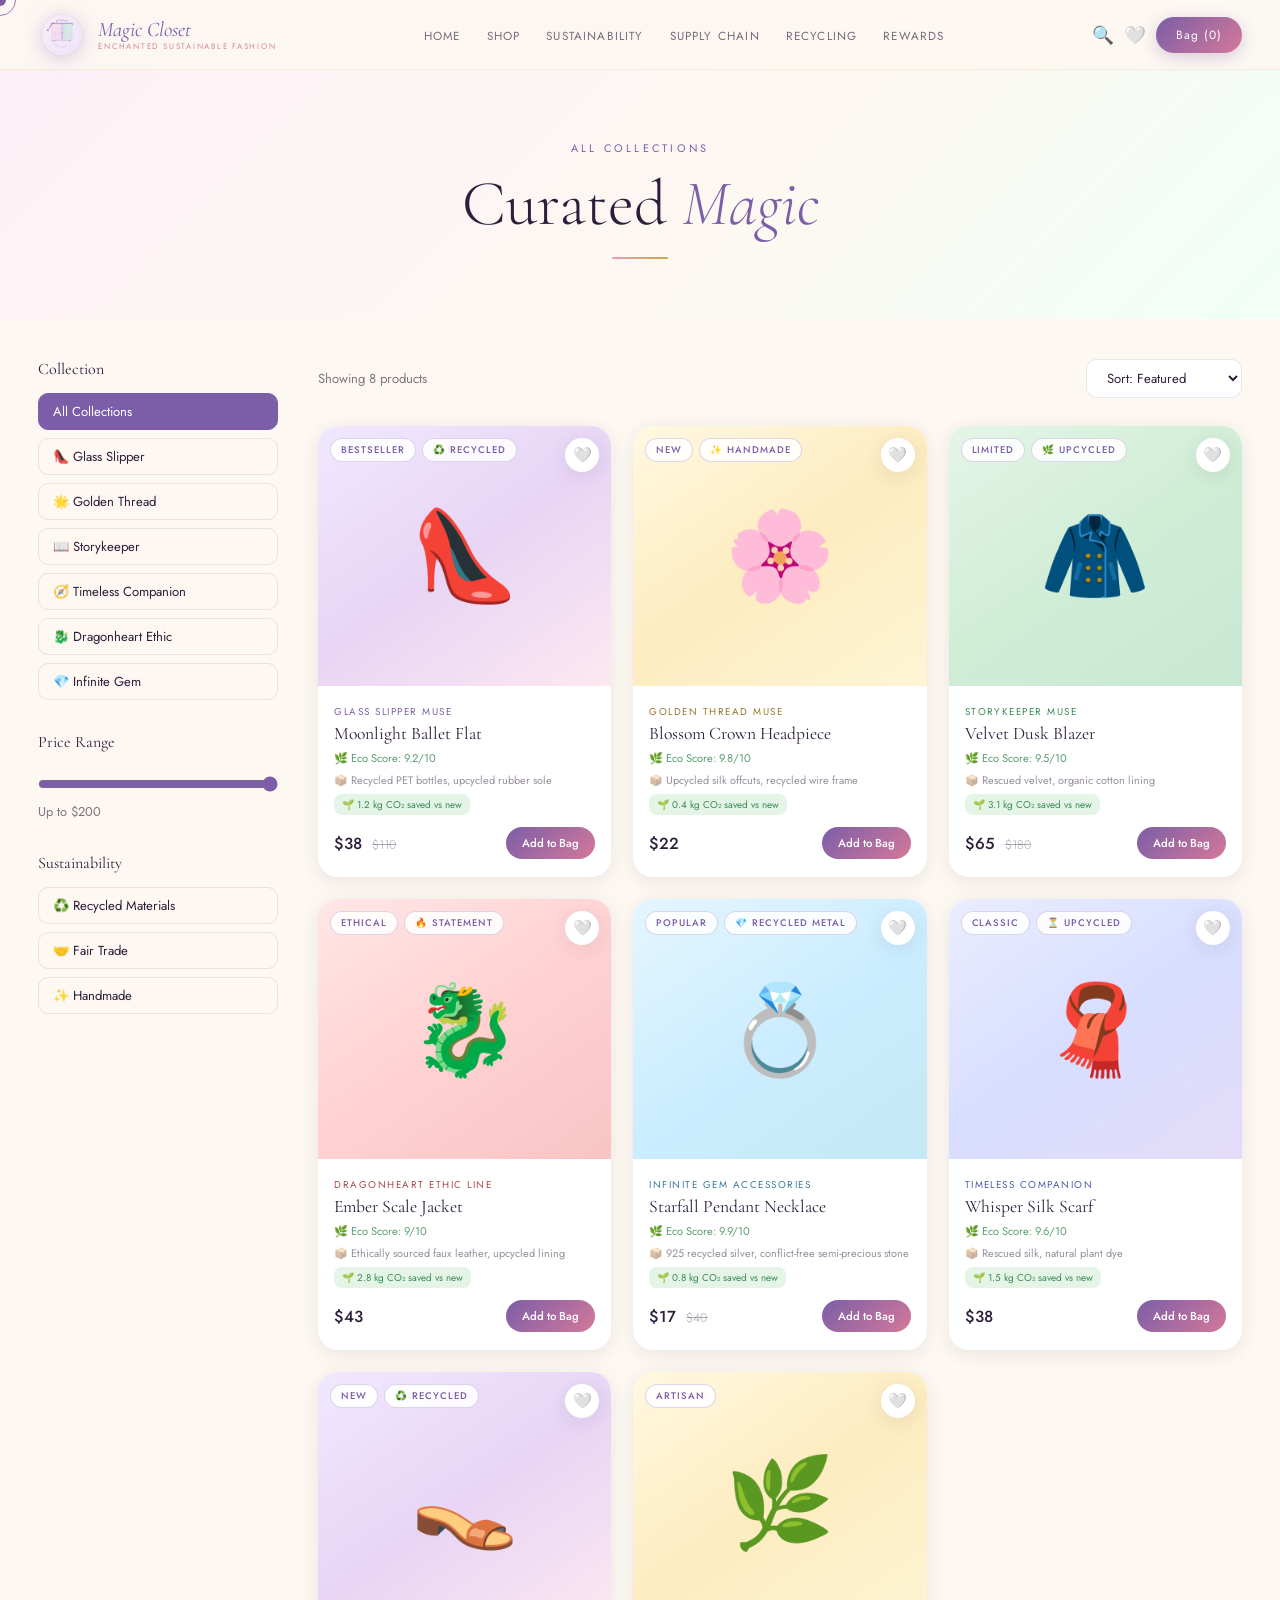
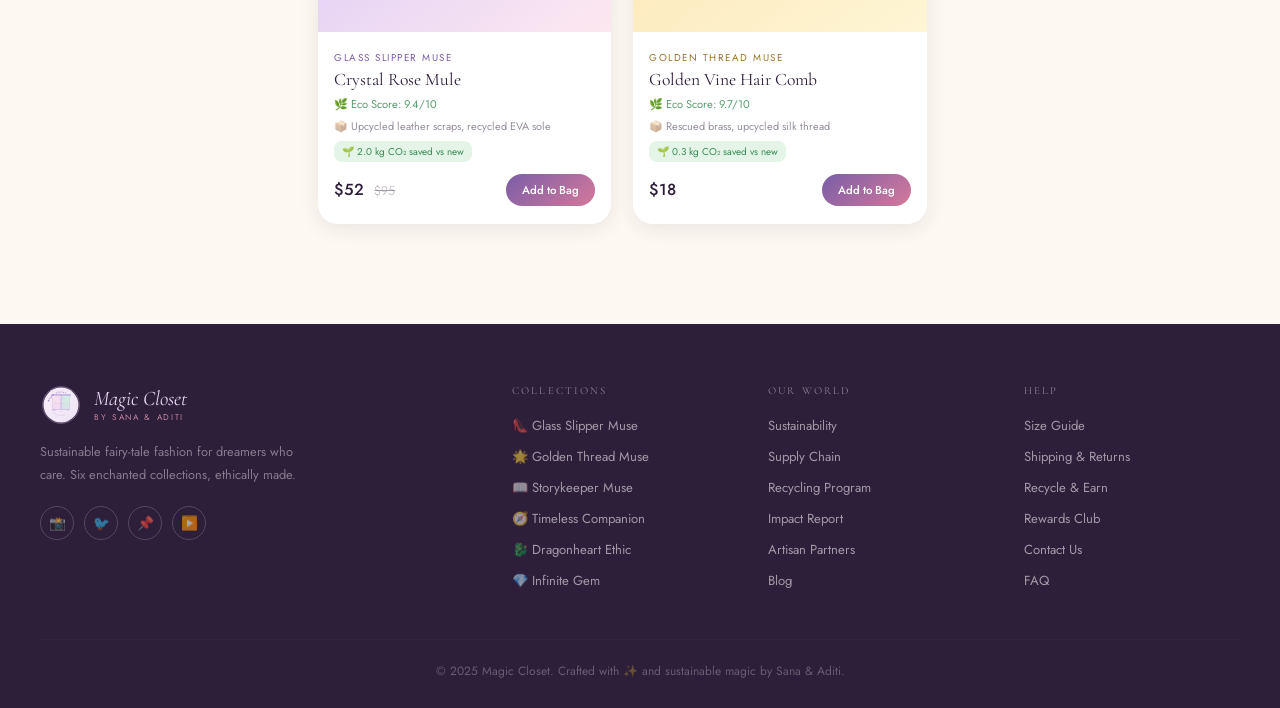
<file: pages/shop.html>
<!DOCTYPE html>
<html lang="en">
<head>
<meta charset="UTF-8"/><meta name="viewport" content="width=device-width, initial-scale=1.0"/>
<title>Shop — Magic Closet</title>
<link rel="stylesheet" href="../css/base.css"/>
<link rel="stylesheet" href="../css/nav.css"/>
<style>
.page-hero { padding:140px 3% 60px;background:linear-gradient(135deg,#fdf0f8,var(--cream) 60%,#f0fff8);text-align:center; }
.page-hero h1 { font-size:clamp(2.5rem,5vw,4rem);font-weight:300;margin-bottom:12px; }
.shop-wrap { max-width:1280px;margin:0 auto;padding:40px 3% 100px;display:grid;grid-template-columns:240px 1fr;gap:40px; }
/* Sidebar */
.sidebar { position:sticky;top:88px;height:fit-content; }
.sidebar-section { margin-bottom:32px; }
.sidebar-section h4 { font-family:'Cormorant Garamond',serif;font-size:1rem;margin-bottom:14px;color:var(--ink); }
.filter-btn { display:block;width:100%;text-align:left;background:none;border:1.5px solid rgba(45,30,58,.1);border-radius:10px;padding:8px 14px;margin-bottom:8px;font-size:.82rem;color:var(--ink);transition:all .25s;cursor:pointer; }
.filter-btn:hover,.filter-btn.active { background:var(--violet);color:#fff;border-color:var(--violet); }
.price-range { width:100%;accent-color:var(--violet);margin:10px 0; }
/* Products area */
.shop-header { display:flex;justify-content:space-between;align-items:center;margin-bottom:28px;flex-wrap:wrap;gap:12px; }
.shop-count  { font-size:.82rem;opacity:.6; }
.sort-select { padding:8px 16px;border-radius:10px;border:1.5px solid rgba(45,30,58,.1);font-family:'Jost',sans-serif;font-size:.82rem;background:#fff;color:var(--ink);outline:none; }
.products-grid { display:grid;grid-template-columns:repeat(3,1fr);gap:22px; }
/* Reuse .prod-card from base */
.prod-card { background:#fff;border-radius:20px;overflow:hidden;box-shadow:var(--shadow-sm);transition:transform .35s var(--ease-spring),box-shadow .35s;cursor:pointer; }
.prod-card:hover { transform:translateY(-8px);box-shadow:var(--shadow-lg); }
.prod-img  { height:260px;display:flex;align-items:center;justify-content:center;position:relative;overflow:hidden; }
.prod-tags { position:absolute;top:12px;left:12px;display:flex;gap:6px;flex-wrap:wrap;z-index:2; }
.ptag { font-size:.6rem;letter-spacing:.1em;text-transform:uppercase;padding:4px 10px;border-radius:40px;font-weight:500;background:rgba(255,255,255,.88);color:var(--violet);border:1px solid rgba(123,94,167,.25); }
.wish-btn  { position:absolute;top:12px;right:12px;width:34px;height:34px;border-radius:50%;background:#fff;border:none;display:flex;align-items:center;justify-content:center;box-shadow:var(--shadow-sm);font-size:.95rem;transition:all .25s;z-index:2; }
.wish-btn:hover { transform:scale(1.12);background:var(--blush); }
.prod-body { padding:18px 16px; }
.prod-col  { font-size:.62rem;letter-spacing:.15em;text-transform:uppercase;color:var(--violet);margin-bottom:4px; }
.prod-name { font-family:'Cormorant Garamond',serif;font-size:1.1rem;color:var(--ink);margin-bottom:6px; }
.eco-row   { font-size:.7rem;color:var(--sage-deep); }
.prod-foot { display:flex;align-items:center;justify-content:space-between;margin-top:12px; }
.prod-price{ font-size:1rem;font-weight:500;color:var(--ink); }
.prod-price s { font-size:.78rem;color:rgba(45,30,58,.38);font-weight:300;margin-left:5px; }
.add-btn { background:var(--grad-hero);color:#fff;border:none;padding:8px 16px;border-radius:30px;font-size:.72rem;font-weight:500;transition:transform .2s; }
.add-btn:hover { transform:scale(1.05); }
/* Materials tooltip */
.mat-info { font-size:.68rem;color:rgba(45,30,58,.5);margin-top:6px;line-height:1.5; }
.carbon-badge { display:inline-flex;align-items:center;gap:4px;background:#e4f5e8;color:#3a8a55;border-radius:8px;padding:3px 8px;font-size:.62rem;margin-top:6px; }
@media(max-width:960px){ .shop-wrap { grid-template-columns:1fr; } .sidebar { position:static; } .products-grid { grid-template-columns:1fr 1fr; } }
@media(max-width:600px){ .products-grid { grid-template-columns:1fr; } }
</style>
</head>
<body>
<div id="cur"></div><div id="cur-ring"></div>
<div id="particles"></div>
<div class="toast" id="toast"></div>
<div id="app-nav"></div>

<div class="page-hero">
  <span class="section-eyebrow">All Collections</span>
  <h1 class="section-title">Curated <em>Magic</em></h1>
  <div class="section-div"></div>
</div>

<div class="shop-wrap">
  <!-- Sidebar -->
  <aside class="sidebar">
    <div class="sidebar-section">
      <h4>Collection</h4>
      <button class="filter-btn active" data-filter="all">All Collections</button>
      <button class="filter-btn" data-filter="glass">👠 Glass Slipper</button>
      <button class="filter-btn" data-filter="gold">🌟 Golden Thread</button>
      <button class="filter-btn" data-filter="story">📖 Storykeeper</button>
      <button class="filter-btn" data-filter="time">🧭 Timeless Companion</button>
      <button class="filter-btn" data-filter="drag">🐉 Dragonheart Ethic</button>
      <button class="filter-btn" data-filter="gem">💎 Infinite Gem</button>
    </div>
    <div class="sidebar-section">
      <h4>Price Range</h4>
      <input type="range" class="price-range" id="price-max" min="10" max="200" value="200"/>
      <p style="font-size:.8rem;opacity:.6;">Up to $<span id="price-label">200</span></p>
    </div>
    <div class="sidebar-section">
      <h4>Sustainability</h4>
      <button class="filter-btn" data-filter="recycled">♻️ Recycled Materials</button>
      <button class="filter-btn" data-filter="fair">🤝 Fair Trade</button>
      <button class="filter-btn" data-filter="handmade">✨ Handmade</button>
    </div>
  </aside>

  <!-- Products -->
  <div>
    <div class="shop-header">
      <span class="shop-count" id="shop-count">Showing all products</span>
      <select class="sort-select" id="sort-select">
        <option value="default">Sort: Featured</option>
        <option value="price-asc">Price: Low to High</option>
        <option value="price-desc">Price: High to Low</option>
        <option value="eco">Eco Score</option>
      </select>
    </div>
    <div class="products-grid" id="shop-grid"></div>
  </div>
</div>

<div id="app-footer"></div>
<script src="../js/main.js"></script>
<script src="../js/nav-template.js"></script>
<script src="../js/products-data.js"></script>
<script>
document.addEventListener('DOMContentLoaded', () => {
  injectNav(); injectFooter();
  renderShop(PRODUCTS);

  // Filter buttons
  document.querySelectorAll('.filter-btn[data-filter]').forEach(btn => {
    btn.addEventListener('click', () => {
      document.querySelectorAll('.filter-btn').forEach(b=>b.classList.remove('active'));
      btn.classList.add('active');
      applyFilters();
    });
  });

  // Price range
  const priceSlider = document.getElementById('price-max');
  document.getElementById('price-label').textContent = priceSlider.value;
  priceSlider.addEventListener('input', () => {
    document.getElementById('price-label').textContent = priceSlider.value;
    applyFilters();
  });

  // Sort
  document.getElementById('sort-select').addEventListener('change', applyFilters);

  // URL param filter
  const params = new URLSearchParams(location.search);
  const c = params.get('c');
  if (c) {
    document.querySelectorAll('.filter-btn').forEach(b=>b.classList.remove('active'));
    const btn = document.querySelector(`[data-filter="${c}"]`);
    if (btn) { btn.classList.add('active'); applyFilters(); }
  }
});

function applyFilters() {
  const activeFilter = document.querySelector('.filter-btn.active')?.dataset.filter || 'all';
  const maxPrice     = parseInt(document.getElementById('price-max').value);
  const sort         = document.getElementById('sort-select').value;

  let filtered = PRODUCTS.filter(p => {
    if (activeFilter === 'all') return true;
    if (['glass','gold','story','time','drag','gem'].includes(activeFilter)) return p.collectionKey === activeFilter;
    if (activeFilter === 'recycled') return p.ecoTag.includes('Recycled') || p.ecoTag.includes('♻️');
    if (activeFilter === 'fair')     return p.ecoTag.includes('Fair');
    if (activeFilter === 'handmade') return p.ecoTag.includes('Handmade') || p.ecoTag.includes('Artisan');
    return true;
  }).filter(p => p.price <= maxPrice);

  if (sort === 'price-asc')  filtered.sort((a,b)=>a.price-b.price);
  if (sort === 'price-desc') filtered.sort((a,b)=>b.price-a.price);
  if (sort === 'eco')        filtered.sort((a,b)=>b.ecoScore-a.ecoScore);

  renderShop(filtered);
}

function renderShop(products) {
  const grid = document.getElementById('shop-grid');
  document.getElementById('shop-count').textContent = `Showing ${products.length} product${products.length!==1?'s':''}`;
  grid.innerHTML = products.map(p => {
    const origHtml = p.original ? `<s>$${p.original}</s>` : '';
    return `<div class="prod-card reveal">
      <div class="prod-img ${p.colourClass}">
        <div class="prod-tags">${p.tags.map(t=>`<span class="ptag">${t}</span>`).join('')}</div>
        <button class="wish-btn" onclick="event.stopPropagation();wishlist('${p.id}')">🤍</button>
        <div style="font-size:5.5rem;animation:floatEm 3.5s ease-in-out infinite;">${p.emoji}</div>
      </div>
      <div class="prod-body">
        <div class="prod-col" style="color:${p.colourHex};">${p.collection}</div>
        <div class="prod-name">${p.name}</div>
        <div class="eco-row">🌿 Eco Score: ${p.ecoScore}/10</div>
        <div class="mat-info">📦 ${p.materials}</div>
        <div class="carbon-badge">🌱 ${p.carbon}</div>
        <div class="prod-foot">
          <div class="prod-price">$${p.price} ${origHtml}</div>
          <button class="add-btn" onclick="Cart.add('${p.name}',${p.price},'${p.emoji}')">Add to Bag</button>
        </div>
      </div>
    </div>`;
  }).join('');
  // Re-observe new cards
  document.querySelectorAll('.reveal').forEach(el => {
    const obs = new IntersectionObserver(e=>e.forEach(x=>{if(x.isIntersecting)x.target.classList.add('visible');}),{threshold:.08});
    obs.observe(el);
  });
}
</script>
</body>
</html>
</file>
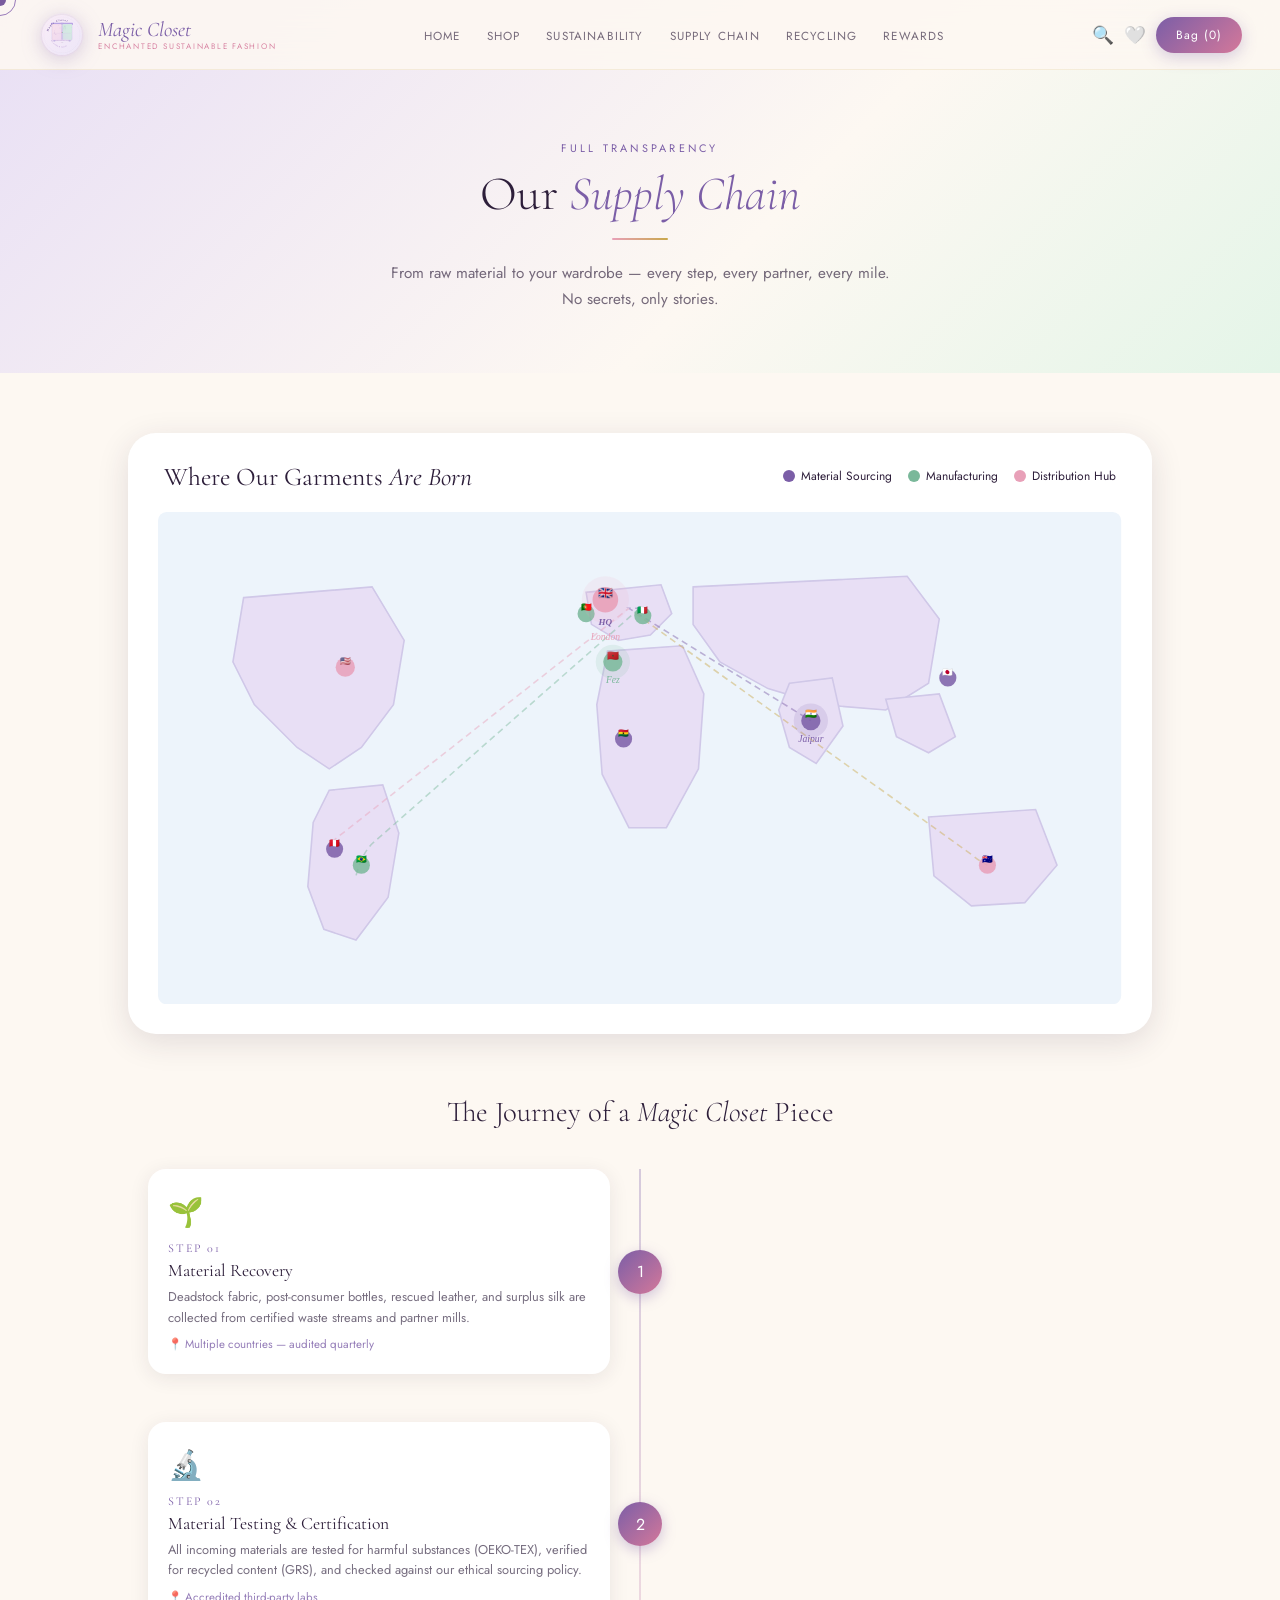
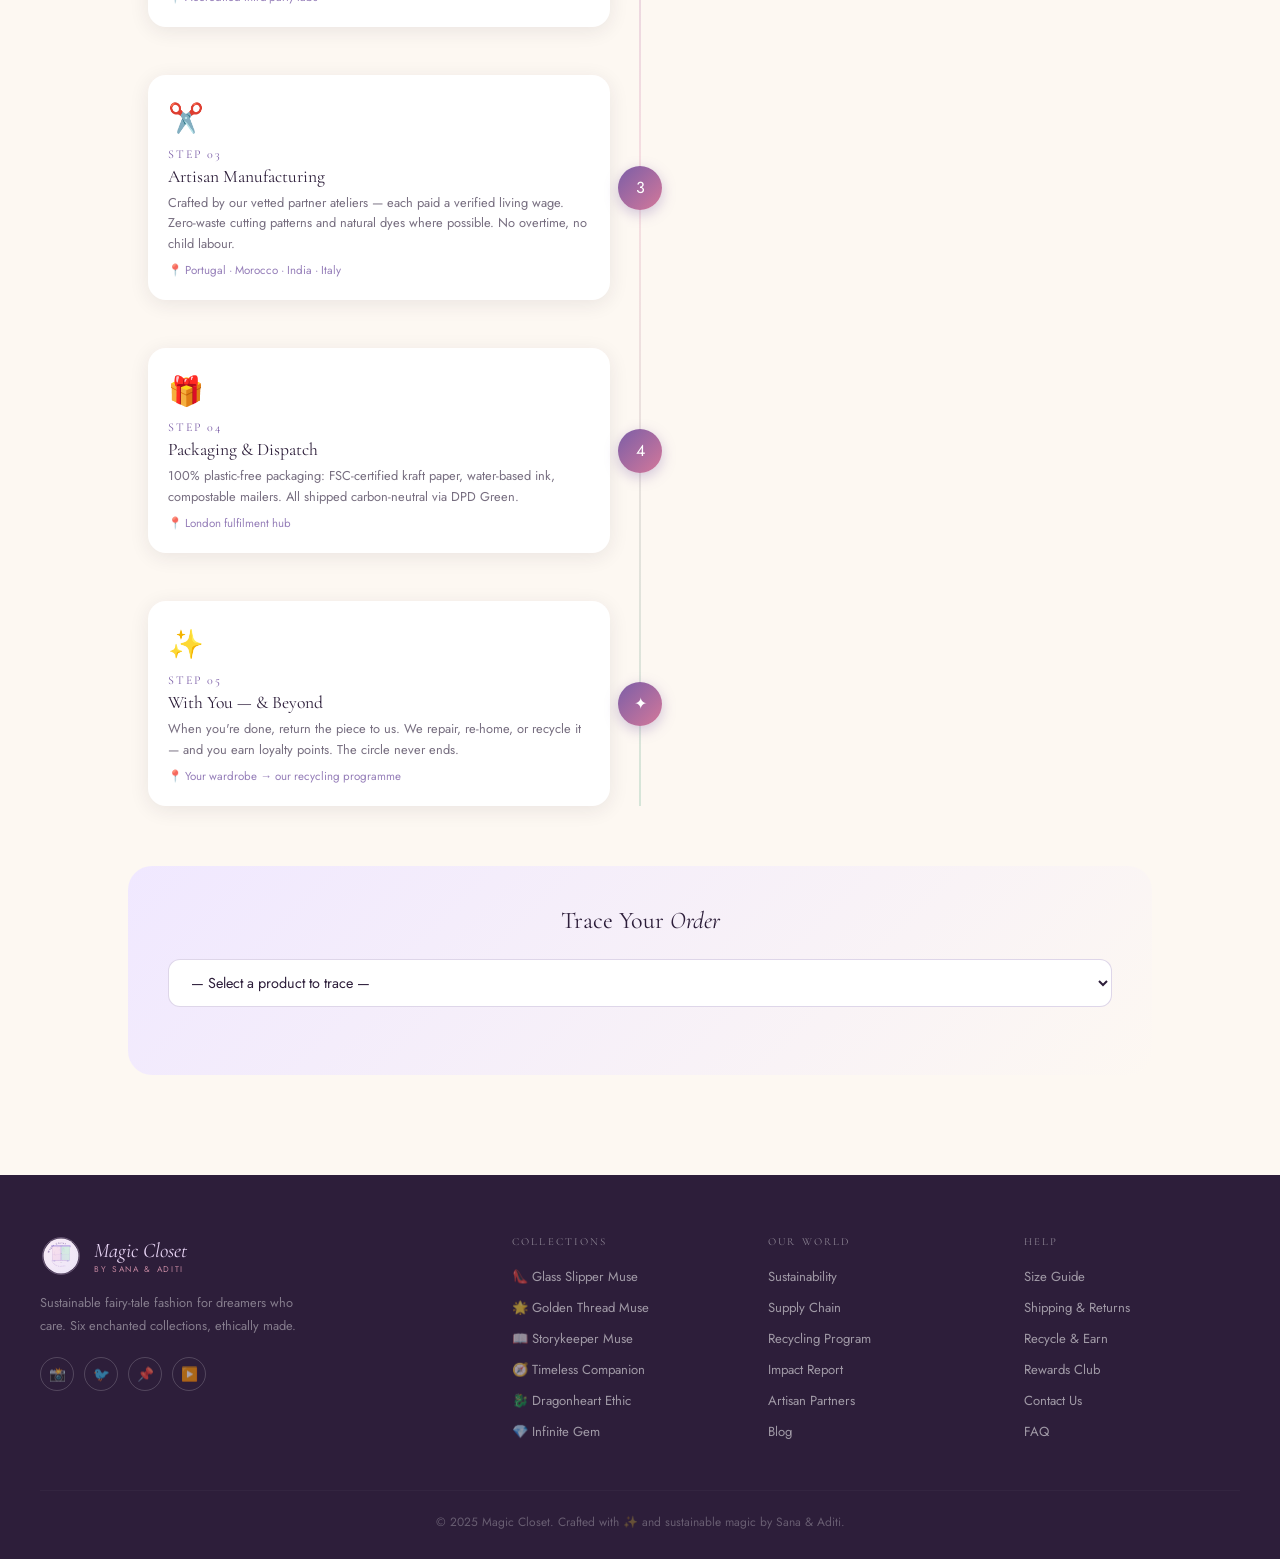
<file: pages/supply-chain.html>
<!DOCTYPE html>
<html lang="en">
<head>
<meta charset="UTF-8"/><meta name="viewport" content="width=device-width, initial-scale=1.0"/>
<title>Supply Chain — Magic Closet</title>
<link rel="stylesheet" href="../css/base.css"/>
<link rel="stylesheet" href="../css/nav.css"/>
<style>
.page-hero { padding:140px 3% 60px;text-align:center;background:linear-gradient(135deg,#e8dff5,#fdf8f2 60%,#e4f5e8); }
.chain-wrap { max-width:1100px;margin:0 auto;padding:60px 3% 100px; }

/* ── SVG World Map ── */
.map-section { background:white;border-radius:28px;box-shadow:var(--shadow-md);overflow:hidden;margin-bottom:60px; }
.map-header { padding:28px 36px 0;display:flex;justify-content:space-between;align-items:center;flex-wrap:wrap;gap:12px; }
.map-header h2 { font-family:'Cormorant Garamond',serif;font-size:1.6rem;font-weight:400; }
.map-legend { display:flex;gap:16px;flex-wrap:wrap; }
.legend-item { display:flex;align-items:center;gap:6px;font-size:.75rem; }
.legend-dot  { width:12px;height:12px;border-radius:50%; }
.map-container { position:relative;padding:20px 30px 30px; }
.world-map-svg { width:100%;height:auto;display:block; }

/* Animated supply chain pins */
.pin-pulse {
  animation:pinPulse 2s ease-in-out infinite;
  transform-origin:center;
}
@keyframes pinPulse { 0%,100%{opacity:.7;r:8;}50%{opacity:1;r:11;} }
.supply-tooltip {
  position:absolute;background:white;border-radius:14px;padding:14px 18px;
  box-shadow:var(--shadow-md);font-size:.82rem;pointer-events:none;
  min-width:180px;z-index:10;opacity:0;transition:opacity .25s;
  border:1px solid rgba(123,94,167,.15);
}
.supply-tooltip.visible { opacity:1; }

/* ── Journey timeline ── */
.journey-title { font-family:'Cormorant Garamond',serif;font-size:1.8rem;font-weight:300;margin-bottom:40px;text-align:center; }
.journey { position:relative;padding:0 20px; }
.journey::before { content:'';position:absolute;left:50%;top:0;bottom:0;width:2px;background:linear-gradient(to bottom,var(--violet),var(--rose),var(--sage));transform:translateX(-50%);opacity:.3; }
.journey-step { display:grid;grid-template-columns:1fr 60px 1fr;gap:0;margin-bottom:48px;align-items:center; }
.journey-step:nth-child(even) .step-left  { order:3; }
.journey-step:nth-child(even) .step-mid   { order:2; }
.journey-step:nth-child(even) .step-right { order:1; }
.step-card { background:white;border-radius:18px;padding:22px 20px;box-shadow:var(--shadow-sm);transition:transform .3s var(--ease-spring); }
.step-card:hover { transform:translateY(-5px); }
.step-icon { font-size:1.8rem;margin-bottom:8px;display:block; }
.step-num  { font-family:'Cormorant Garamond',serif;font-size:.75rem;color:var(--violet);letter-spacing:.15em;text-transform:uppercase;margin-bottom:5px; }
.step-name { font-family:'Cormorant Garamond',serif;font-size:1.1rem;margin-bottom:6px; }
.step-desc { font-size:.8rem;color:rgba(45,30,58,.65);line-height:1.6; }
.step-loc  { font-size:.72rem;margin-top:8px;color:var(--violet);opacity:.8; }
.step-mid  { display:flex;justify-content:center; }
.step-node { width:44px;height:44px;border-radius:50%;background:var(--grad-hero);display:flex;align-items:center;justify-content:center;color:#fff;font-size:1rem;box-shadow:0 4px 14px rgba(123,94,167,.35);z-index:1; }
.step-empty { background:transparent;box-shadow:none; }

/* Product tracker */
.tracker-section { background:linear-gradient(135deg,#f0e8ff,#fdf8f2);border-radius:24px;padding:40px;margin-top:60px; }
.tracker-title { font-family:'Cormorant Garamond',serif;font-size:1.5rem;margin-bottom:24px;text-align:center; }
.tracker-select { width:100%;padding:12px 18px;border-radius:12px;border:1.5px solid rgba(123,94,167,.25);background:white;font-family:'Jost',sans-serif;font-size:.9rem;color:var(--ink);outline:none;margin-bottom:28px; }
.tracker-result { display:none; }
.tracker-result.visible { display:block; }
.chain-steps { display:flex;gap:0;overflow-x:auto;padding-bottom:12px; }
.chain-step { flex:1;min-width:140px;text-align:center;position:relative;padding:0 8px; }
.chain-step::after { content:'→';position:absolute;right:-8px;top:24px;color:var(--violet);font-size:1.2rem;opacity:.5; }
.chain-step:last-child::after { display:none; }
.chain-step-icon { width:52px;height:52px;border-radius:50%;margin:0 auto 10px;display:flex;align-items:center;justify-content:center;font-size:1.4rem; }
.chain-step-label { font-size:.75rem;font-weight:500;margin-bottom:4px; }
.chain-step-detail { font-size:.68rem;color:rgba(45,30,58,.55);line-height:1.4; }
.chain-step.done .chain-step-icon { background:linear-gradient(135deg,var(--sage),var(--mint)); }
.chain-step.active .chain-step-icon { background:var(--grad-hero);animation:pinPulse 2s ease-in-out infinite; }
.chain-step.pending .chain-step-icon { background:rgba(45,30,58,.06); }

@media(max-width:760px){ .journey::before { left:20px; } .journey-step { grid-template-columns:40px 1fr; } .step-empty { display:none; } .step-mid { order:1!important; } .step-left,.step-right { order:2!important; grid-column:2; } .step-node { width:36px;height:36px;font-size:.85rem; } }
</style>
</head>
<body>
<div id="cur"></div><div id="cur-ring"></div>
<div id="particles"></div>
<div class="toast" id="toast"></div>
<div id="app-nav"></div>

<div class="page-hero">
  <span class="section-eyebrow">Full Transparency</span>
  <h1 class="section-title">Our <em>Supply Chain</em></h1>
  <div class="section-div"></div>
  <p style="max-width:520px;margin:20px auto 0;font-size:.95rem;opacity:.65;line-height:1.75;">From raw material to your wardrobe — every step, every partner, every mile. No secrets, only stories.</p>
</div>

<div class="chain-wrap">

  <!-- WORLD MAP -->
  <div class="map-section reveal">
    <div class="map-header">
      <h2>Where Our Garments <em>Are Born</em></h2>
      <div class="map-legend">
        <div class="legend-item"><div class="legend-dot" style="background:#7b5ea7;"></div><span>Material Sourcing</span></div>
        <div class="legend-item"><div class="legend-dot" style="background:#7ab89a;"></div><span>Manufacturing</span></div>
        <div class="legend-item"><div class="legend-dot" style="background:#e8a0b8;"></div><span>Distribution Hub</span></div>
      </div>
    </div>
    <div class="map-container" id="map-container">
      <!-- Simplified SVG world map with pins -->
      <svg class="world-map-svg" viewBox="0 0 900 460" xmlns="http://www.w3.org/2000/svg">
        <!-- Ocean background -->
        <rect width="900" height="460" fill="#edf4fb" rx="8"/>
        <!-- Simplified continent outlines -->
        <!-- North America -->
        <path d="M 80 80 L 200 70 L 230 120 L 220 180 L 190 220 L 160 240 L 130 220 L 90 180 L 70 140 Z" fill="#e8dff5" stroke="#d0c8e8" stroke-width="1.5"/>
        <!-- South America -->
        <path d="M 160 260 L 210 255 L 225 300 L 215 360 L 185 400 L 155 390 L 140 350 L 145 290 Z" fill="#e8dff5" stroke="#d0c8e8" stroke-width="1.5"/>
        <!-- Europe -->
        <path d="M 400 75 L 470 68 L 480 95 L 460 115 L 430 120 L 405 105 Z" fill="#e8dff5" stroke="#d0c8e8" stroke-width="1.5"/>
        <!-- Africa -->
        <path d="M 420 130 L 490 125 L 510 170 L 505 240 L 475 295 L 440 295 L 415 245 L 410 180 Z" fill="#e8dff5" stroke="#d0c8e8" stroke-width="1.5"/>
        <!-- Asia -->
        <path d="M 500 70 L 700 60 L 730 100 L 720 160 L 680 185 L 620 180 L 570 165 L 525 140 L 500 105 Z" fill="#e8dff5" stroke="#d0c8e8" stroke-width="1.5"/>
        <!-- India subcontinent -->
        <path d="M 590 160 L 630 155 L 640 200 L 615 235 L 590 220 L 580 185 Z" fill="#e8dff5" stroke="#d0c8e8" stroke-width="1.5"/>
        <!-- South East Asia -->
        <path d="M 680 175 L 730 170 L 745 210 L 720 225 L 690 210 Z" fill="#e8dff5" stroke="#d0c8e8" stroke-width="1.5"/>
        <!-- Australia -->
        <path d="M 720 285 L 820 278 L 840 330 L 810 365 L 760 368 L 725 340 Z" fill="#e8dff5" stroke="#d0c8e8" stroke-width="1.5"/>

        <!-- Supply chain connecting lines (animated) -->
        <g stroke-dasharray="6,4" stroke-width="1.5" fill="none" opacity=".45">
          <path d="M 610 195 L 440 90 Q 440 90 450 90" stroke="#7b5ea7" stroke-dashoffset="0">
            <animate attributeName="stroke-dashoffset" from="0" to="-20" dur="2s" repeatCount="indefinite"/>
          </path>
          <path d="M 160 310 L 440 90" stroke="#e8a0b8" stroke-dashoffset="0">
            <animate attributeName="stroke-dashoffset" from="0" to="-20" dur="2.5s" repeatCount="indefinite"/>
          </path>
          <path d="M 450 90 L 200 310 Q 190 320 185 340" stroke="#7ab89a" stroke-dashoffset="0">
            <animate attributeName="stroke-dashoffset" from="0" to="-20" dur="3s" repeatCount="indefinite"/>
          </path>
          <path d="M 445 94 L 760 320 Q 770 328 775 330" stroke="#c9a84c" stroke-dashoffset="0">
            <animate attributeName="stroke-dashoffset" from="0" to="-20" dur="2.8s" repeatCount="indefinite"/>
          </path>
        </g>

        <!-- Pins: Material sourcing (violet) -->
        <g id="pins-sourcing" fill="#7b5ea7">
          <!-- India (Jaipur) -->
          <circle cx="610" cy="195" r="9" opacity=".85" class="pin-pulse" style="animation-delay:.2s"/>
          <circle cx="610" cy="195" r="16" opacity=".15"/>
          <text x="610" y="192" text-anchor="middle" font-size="9" fill="white" font-weight="bold">🇮🇳</text>
          <!-- Japan (Kyoto) -->
          <circle cx="738" cy="155" r="8" opacity=".85" class="pin-pulse" style="animation-delay:.6s"/>
          <text x="738" y="152" text-anchor="middle" font-size="8" fill="white" font-weight="bold">🇯🇵</text>
          <!-- Peru -->
          <circle cx="165" cy="315" r="8" opacity=".85" class="pin-pulse" style="animation-delay:1s"/>
          <text x="165" y="312" text-anchor="middle" font-size="8" fill="white" font-weight="bold">🇵🇪</text>
          <!-- Ghana -->
          <circle cx="435" cy="212" r="8" opacity=".85" class="pin-pulse" style="animation-delay:1.4s"/>
          <text x="435" y="209" text-anchor="middle" font-size="8" fill="white" font-weight="bold">🇬🇭</text>
        </g>

        <!-- Pins: Manufacturing (sage) -->
        <g id="pins-mfg" fill="#7ab89a">
          <!-- Morocco -->
          <circle cx="425" cy="140" r="9" opacity=".85" class="pin-pulse" style="animation-delay:.4s"/>
          <circle cx="425" cy="140" r="16" opacity=".15"/>
          <text x="425" y="137" text-anchor="middle" font-size="9" fill="white" font-weight="bold">🇲🇦</text>
          <!-- Portugal -->
          <circle cx="400" cy="95" r="8" opacity=".85" class="pin-pulse" style="animation-delay:.8s"/>
          <text x="400" y="92" text-anchor="middle" font-size="8" fill="white" font-weight="bold">🇵🇹</text>
          <!-- Italy -->
          <circle cx="453" cy="97" r="8" opacity=".85" class="pin-pulse" style="animation-delay:1.2s"/>
          <text x="453" y="94" text-anchor="middle" font-size="8" fill="white" font-weight="bold">🇮🇹</text>
          <!-- Brazil -->
          <circle cx="190" cy="330" r="8" opacity=".85" class="pin-pulse" style="animation-delay:1.6s"/>
          <text x="190" y="327" text-anchor="middle" font-size="8" fill="white" font-weight="bold">🇧🇷</text>
        </g>

        <!-- Pins: Distribution hub (rose) -->
        <g fill="#e8a0b8">
          <!-- London (HQ) -->
          <circle cx="418" cy="82" r="12" opacity=".9" class="pin-pulse" style="animation-delay:0s"/>
          <circle cx="418" cy="82" r="22" opacity=".12"/>
          <text x="418" y="79" text-anchor="middle" font-size="11" fill="white" font-weight="bold">🇬🇧</text>
          <text x="418" y="106" text-anchor="middle" font-size="8.5" fill="#7b5ea7" font-weight="bold" font-family="Georgia,serif" font-style="italic">HQ</text>
          <!-- NYC Distribution -->
          <circle cx="175" cy="145" r="9" opacity=".85" class="pin-pulse" style="animation-delay:.5s"/>
          <text x="175" y="142" text-anchor="middle" font-size="8" fill="white" font-weight="bold">🇺🇸</text>
          <!-- Sydney -->
          <circle cx="775" cy="330" r="8" opacity=".85" class="pin-pulse" style="animation-delay:.9s"/>
          <text x="775" y="327" text-anchor="middle" font-size="8" fill="white" font-weight="bold">🇦🇺</text>
        </g>

        <!-- Labels -->
        <text x="610" y="215" text-anchor="middle" font-size="9" fill="#7b5ea7" font-family="Georgia,serif" font-style="italic">Jaipur</text>
        <text x="425" y="160" text-anchor="middle" font-size="9" fill="#7ab89a" font-family="Georgia,serif" font-style="italic">Fez</text>
        <text x="418" y="120" text-anchor="middle" font-size="9" fill="#e8a0b8" font-family="Georgia,serif" font-style="italic">London</text>
      </svg>
    </div>
  </div>

  <!-- JOURNEY TIMELINE -->
  <div class="reveal">
    <h2 class="journey-title">The Journey of a <em>Magic Closet</em> Piece</h2>
    <div class="journey">
      <div class="journey-step">
        <div class="step-card step-left">
          <span class="step-icon">🌱</span>
          <div class="step-num">Step 01</div>
          <div class="step-name">Material Recovery</div>
          <p class="step-desc">Deadstock fabric, post-consumer bottles, rescued leather, and surplus silk are collected from certified waste streams and partner mills.</p>
          <div class="step-loc">📍 Multiple countries — audited quarterly</div>
        </div>
        <div class="step-mid"><div class="step-node">1</div></div>
        <div class="step-card step-right step-empty"></div>
      </div>
      <div class="journey-step">
        <div class="step-card step-left step-empty"></div>
        <div class="step-mid"><div class="step-node">2</div></div>
        <div class="step-card step-right">
          <span class="step-icon">🔬</span>
          <div class="step-num">Step 02</div>
          <div class="step-name">Material Testing &amp; Certification</div>
          <p class="step-desc">All incoming materials are tested for harmful substances (OEKO-TEX), verified for recycled content (GRS), and checked against our ethical sourcing policy.</p>
          <div class="step-loc">📍 Accredited third-party labs</div>
        </div>
      </div>
      <div class="journey-step">
        <div class="step-card step-left">
          <span class="step-icon">✂️</span>
          <div class="step-num">Step 03</div>
          <div class="step-name">Artisan Manufacturing</div>
          <p class="step-desc">Crafted by our vetted partner ateliers — each paid a verified living wage. Zero-waste cutting patterns and natural dyes where possible. No overtime, no child labour.</p>
          <div class="step-loc">📍 Portugal · Morocco · India · Italy</div>
        </div>
        <div class="step-mid"><div class="step-node">3</div></div>
        <div class="step-card step-right step-empty"></div>
      </div>
      <div class="journey-step">
        <div class="step-card step-left step-empty"></div>
        <div class="step-mid"><div class="step-node">4</div></div>
        <div class="step-card step-right">
          <span class="step-icon">🎁</span>
          <div class="step-num">Step 04</div>
          <div class="step-name">Packaging &amp; Dispatch</div>
          <p class="step-desc">100% plastic-free packaging: FSC-certified kraft paper, water-based ink, compostable mailers. All shipped carbon-neutral via DPD Green.</p>
          <div class="step-loc">📍 London fulfilment hub</div>
        </div>
      </div>
      <div class="journey-step">
        <div class="step-card step-left">
          <span class="step-icon">✨</span>
          <div class="step-num">Step 05</div>
          <div class="step-name">With You — &amp; Beyond</div>
          <p class="step-desc">When you're done, return the piece to us. We repair, re-home, or recycle it — and you earn loyalty points. The circle never ends.</p>
          <div class="step-loc">📍 Your wardrobe → our recycling programme</div>
        </div>
        <div class="step-mid"><div class="step-node">✦</div></div>
        <div class="step-card step-right step-empty"></div>
      </div>
    </div>
  </div>

  <!-- PRODUCT TRACKER -->
  <div class="tracker-section reveal">
    <div class="tracker-title">Trace Your <em>Order</em></div>
    <select class="tracker-select" id="tracker-product" onchange="showTracker()">
      <option value="">— Select a product to trace —</option>
      <option value="glass">👠 Moonlight Ballet Flat</option>
      <option value="gold">🌸 Blossom Crown Headpiece</option>
      <option value="story">🧥 Velvet Dusk Blazer</option>
      <option value="gem">💍 Starfall Pendant Necklace</option>
    </select>
    <div class="tracker-result" id="tracker-result">
      <div class="chain-steps" id="tracker-steps"></div>
    </div>
  </div>

</div>

<div id="app-footer"></div>
<script src="../js/main.js"></script>
<script src="../js/nav-template.js"></script>
<script src="../js/products-data.js"></script>
<script>
document.addEventListener('DOMContentLoaded', () => { injectNav(); injectFooter(); });

const TRACES = {
  glass: [
    {icon:'🍶',label:'PET Bottles Collected',detail:'Kochi, India · 8 bottles/shoe',status:'done'},
    {icon:'🧵',label:'Fibre Processing',detail:'Mumbai mill · GRS certified',status:'done'},
    {icon:'✂️',label:'Cutting & Construction',detail:'Jaipur cooperative',status:'done'},
    {icon:'🔍',label:'Quality Check',detail:'OEKO-TEX tested',status:'done'},
    {icon:'📦',label:'Packaged',detail:'London hub · plastic-free',status:'active'},
    {icon:'🚚',label:'In Transit',detail:'DPD Green · carbon neutral',status:'pending'},
  ],
  gold: [
    {icon:'🪡',label:'Silk Offcuts Sourced',detail:'Kyoto deadstock mills',status:'done'},
    {icon:'⚙️',label:'Wire Frame Formed',detail:'Recycled brass — Porto',status:'done'},
    {icon:'🌸',label:'Hand Assembly',detail:'Artisan cooperative, Porto',status:'done'},
    {icon:'📦',label:'Packaged',detail:'London hub',status:'active'},
    {icon:'🚚',label:'Dispatched',detail:'Carbon-neutral delivery',status:'pending'},
  ],
  story: [
    {icon:'👗',label:'Vintage Velvet Rescued',detail:'London deadstock warehouse',status:'done'},
    {icon:'🌿',label:'Natural Re-Dyeing',detail:'Plant-based indigo, Portugal',status:'done'},
    {icon:'✂️',label:'Zero-waste Cutting',detail:'Lisbon atelier',status:'done'},
    {icon:'🪡',label:'Organic Lining Added',detail:'GOTS cotton',status:'done'},
    {icon:'📦',label:'Packaged',detail:'FSC kraft, compostable',status:'active'},
    {icon:'🚚',label:'In Transit',detail:'DPD Green',status:'pending'},
  ],
  gem: [
    {icon:'💿',label:'Silver Reclaimed',detail:'Post-industrial silver, Italy',status:'done'},
    {icon:'💎',label:'Stone Verified',detail:'RJC conflict-free cert',status:'done'},
    {icon:'🔨',label:'Bench-Set by Hand',detail:'Milan jeweller',status:'done'},
    {icon:'📦',label:'Packaged',detail:'Recycled velvet box',status:'active'},
    {icon:'🚚',label:'In Transit',detail:'Tracked, insured',status:'pending'},
  ]
};

function showTracker() {
  const v = document.getElementById('tracker-product').value;
  const result = document.getElementById('tracker-result');
  if (!v) { result.classList.remove('visible'); return; }
  result.classList.add('visible');
  const steps = TRACES[v];
  document.getElementById('tracker-steps').innerHTML = steps.map(s => `
    <div class="chain-step ${s.status}">
      <div class="chain-step-icon">${s.icon}</div>
      <div class="chain-step-label">${s.label}</div>
      <div class="chain-step-detail">${s.detail}</div>
    </div>`).join('');
}
</script>
</body>
</html>
</file>
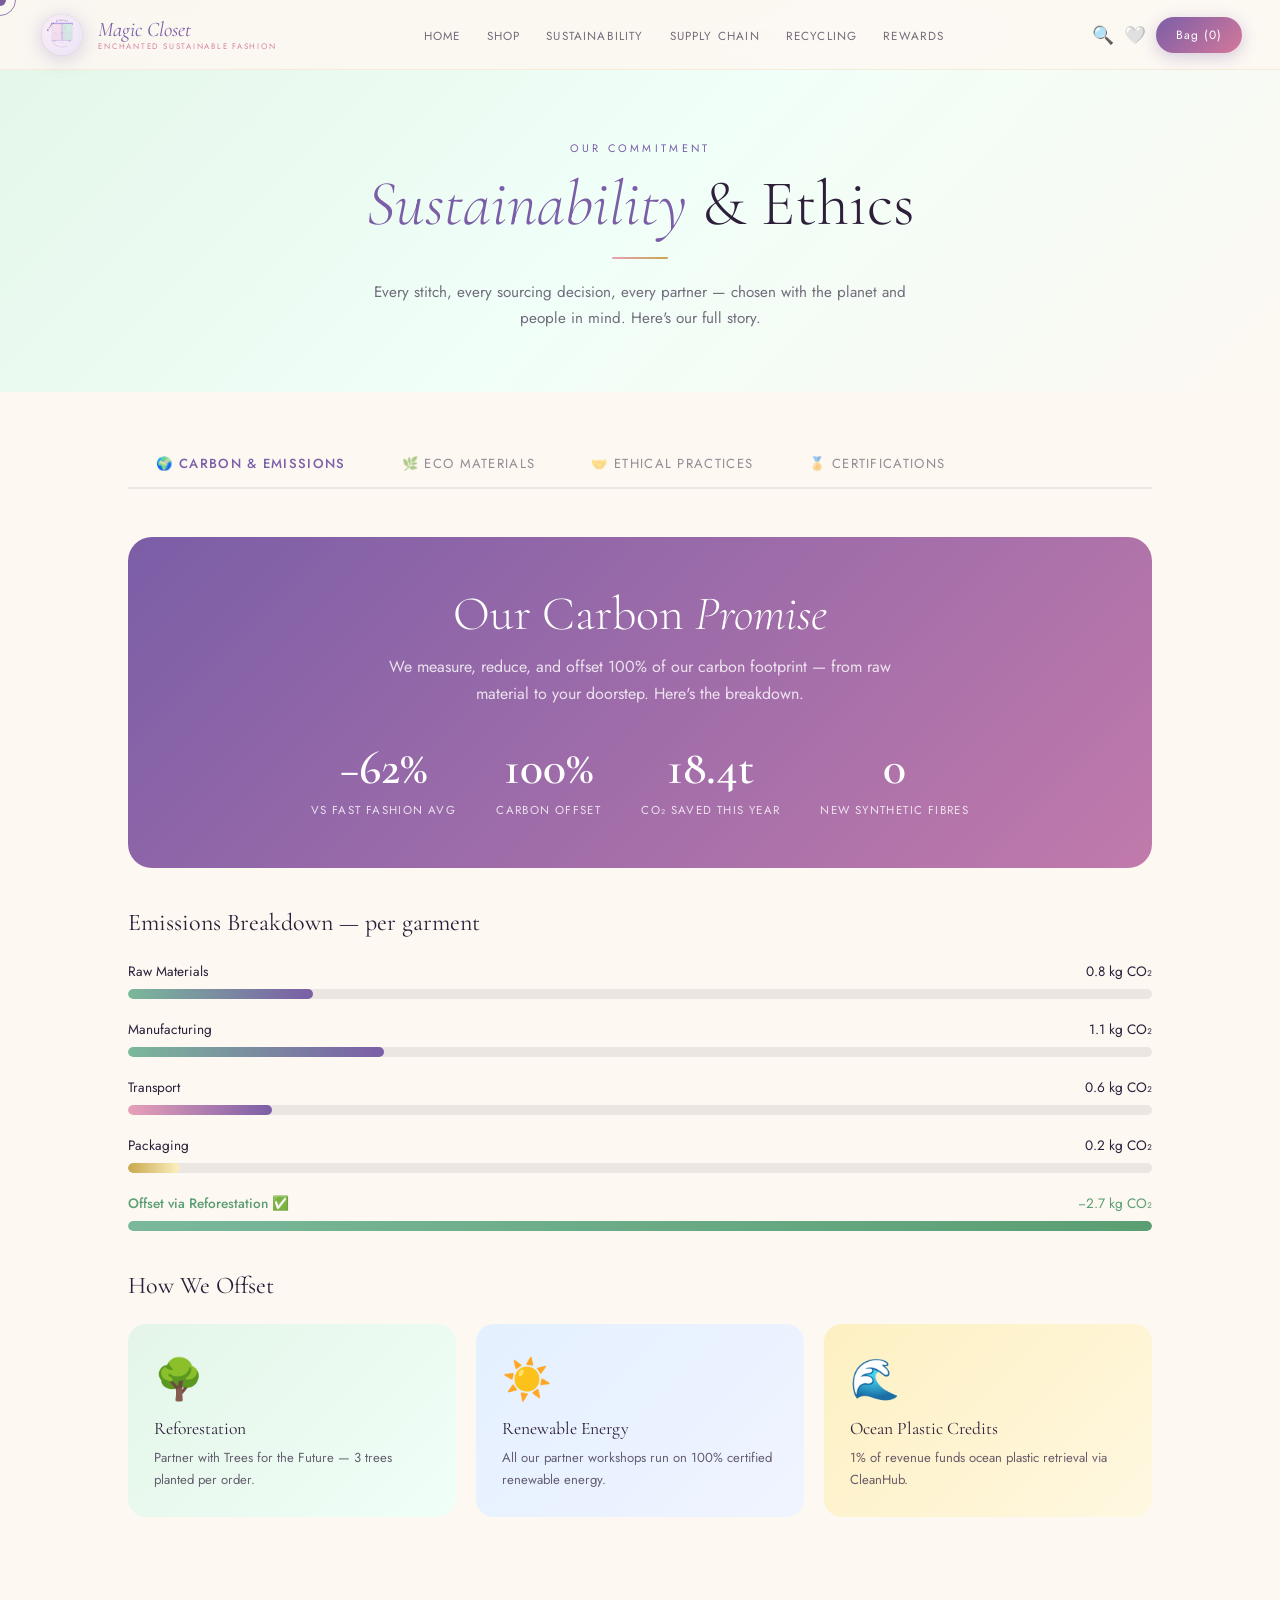
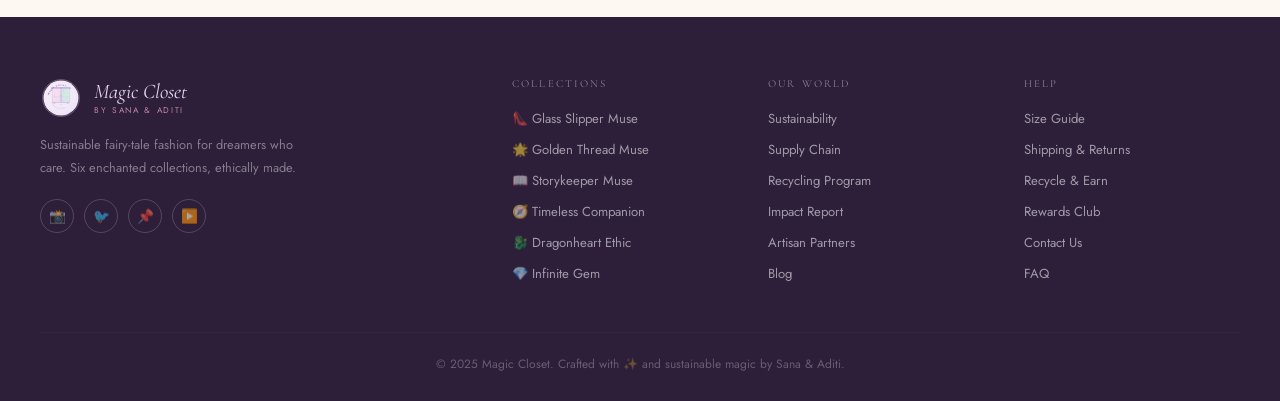
<file: pages/sustainability.html>
<!DOCTYPE html>
<html lang="en">
<head>
<meta charset="UTF-8"/><meta name="viewport" content="width=device-width, initial-scale=1.0"/>
<title>Sustainability — Magic Closet</title>
<link rel="stylesheet" href="../css/base.css"/>
<link rel="stylesheet" href="../css/nav.css"/>
<style>
.page-hero { padding:140px 3% 60px;text-align:center;background:linear-gradient(135deg,#e4f5e8,#f0fff8 50%,#fdf8f2); }
.page-hero h1 { font-size:clamp(2.4rem,5vw,4rem);font-weight:300;margin-bottom:12px; }

/* ── Tabs ── */
.tabs-wrap { max-width:1100px;margin:0 auto;padding:0 3%; }
.tab-nav { display:flex;gap:0;border-bottom:2px solid rgba(45,30,58,.08);margin-bottom:48px;overflow-x:auto;scrollbar-width:none; }
.tab-nav::-webkit-scrollbar { display:none; }
.tab-btn {
  background:none;border:none;padding:14px 28px;font-size:.82rem;letter-spacing:.1em;text-transform:uppercase;
  color:rgba(45,30,58,.5);border-bottom:2px solid transparent;margin-bottom:-2px;
  white-space:nowrap;transition:all .25s;
}
.tab-btn.active { color:var(--violet);border-bottom-color:var(--violet);font-weight:500; }
.tab-btn:hover  { color:var(--violet); }
.tab-panel { display:none; }
.tab-panel.active { display:block; }

/* ── Carbon tab ── */
.carbon-hero { background:linear-gradient(135deg,var(--violet),#c17aab);border-radius:24px;padding:48px;color:#fff;text-align:center;margin-bottom:40px; }
.carbon-hero h2 { font-size:clamp(1.8rem,4vw,3rem);font-weight:300;margin-bottom:10px; }
.carbon-hero p { opacity:.8;max-width:520px;margin:0 auto 32px;line-height:1.7; }
.carbon-stats { display:flex;justify-content:center;gap:40px;flex-wrap:wrap; }
.carbon-stat { text-align:center; }
.carbon-stat .big { font-family:'Cormorant Garamond',serif;font-size:3rem;font-weight:600;display:block; }
.carbon-stat .lbl { font-size:.72rem;letter-spacing:.12em;text-transform:uppercase;opacity:.8;margin-top:4px; }

/* Progress bars */
.progress-section { margin-bottom:40px; }
.progress-section h3 { font-family:'Cormorant Garamond',serif;font-size:1.5rem;margin-bottom:24px; }
.prog-row { margin-bottom:20px; }
.prog-label { display:flex;justify-content:space-between;font-size:.85rem;margin-bottom:8px; }
.prog-bar { height:10px;border-radius:10px;background:rgba(45,30,58,.08);overflow:hidden; }
.prog-fill { height:100%;border-radius:10px;background:linear-gradient(to right,var(--sage),var(--violet));transition:width 1.4s cubic-bezier(.23,1,.32,1);width:0; }

/* ── Materials tab ── */
.materials-grid { display:grid;grid-template-columns:repeat(3,1fr);gap:24px;margin-bottom:48px; }
.mat-card { background:#fff;border-radius:20px;padding:28px;box-shadow:var(--shadow-sm);transition:transform .3s var(--ease-spring); }
.mat-card:hover { transform:translateY(-6px); }
.mat-icon { font-size:2.8rem;margin-bottom:14px;display:block; }
.mat-name { font-family:'Cormorant Garamond',serif;font-size:1.2rem;margin-bottom:8px; }
.mat-desc { font-size:.83rem;color:rgba(45,30,58,.65);line-height:1.7;margin-bottom:14px; }
.mat-used { font-size:.75rem;background:var(--mint);color:var(--sage-deep);padding:5px 12px;border-radius:20px;display:inline-block; }

/* Product material breakdown */
.breakdown-table { width:100%;border-collapse:collapse;margin-bottom:48px; }
.breakdown-table th { text-align:left;font-size:.7rem;letter-spacing:.15em;text-transform:uppercase;color:rgba(45,30,58,.5);padding:10px 16px;border-bottom:1px solid rgba(45,30,58,.08); }
.breakdown-table td { padding:14px 16px;font-size:.85rem;border-bottom:1px solid rgba(45,30,58,.05); }
.breakdown-table tr:hover td { background:rgba(123,94,167,.04); }
.eco-pill { display:inline-flex;align-items:center;gap:4px;background:#e4f5e8;color:#3a8a55;border-radius:8px;padding:3px 10px;font-size:.7rem; }

/* ── Ethical / Certificates tab ── */
.cert-grid { display:grid;grid-template-columns:repeat(3,1fr);gap:24px;margin-bottom:48px; }
.cert-card {
  border-radius:22px;overflow:hidden;box-shadow:var(--shadow-sm);
  transition:transform .35s var(--ease-spring),box-shadow .35s;
  border:2px solid transparent;
  background:#fff;
}
.cert-card:hover { transform:translateY(-8px);box-shadow:var(--shadow-lg);border-color:var(--violet); }
.cert-header { padding:28px 24px 20px;text-align:center; }
.cert-seal { width:80px;height:80px;border-radius:50%;margin:0 auto 16px;display:flex;align-items:center;justify-content:center;font-size:2rem;box-shadow:0 4px 16px rgba(45,30,58,.1); }
.cert-name { font-family:'Cormorant Garamond',serif;font-size:1.15rem;margin-bottom:6px; }
.cert-body  { border-top:1px solid rgba(45,30,58,.06);padding:20px 24px; }
.cert-body p { font-size:.82rem;color:rgba(45,30,58,.65);line-height:1.7; }
.cert-status { display:inline-flex;align-items:center;gap:6px;margin-top:12px;font-size:.72rem;color:var(--sage-deep);font-weight:500; }

/* Artisan section */
.artisan-grid { display:grid;grid-template-columns:repeat(4,1fr);gap:18px;margin-top:40px; }
.artisan-card { background:white;border-radius:16px;padding:20px;box-shadow:var(--shadow-sm);text-align:center;transition:transform .3s; }
.artisan-card:hover { transform:translateY(-5px); }
.artisan-flag { font-size:2.5rem;margin-bottom:8px;display:block; }
.artisan-country { font-family:'Cormorant Garamond',serif;font-size:1rem;margin-bottom:4px; }
.artisan-detail  { font-size:.75rem;color:rgba(45,30,58,.6);line-height:1.5; }
.wage-badge { background:linear-gradient(135deg,var(--sage),var(--mint));color:var(--ink);font-size:.68rem;border-radius:8px;padding:3px 10px;margin-top:8px;display:inline-block; }

@media(max-width:960px){ .materials-grid,.cert-grid { grid-template-columns:1fr 1fr; } .artisan-grid { grid-template-columns:1fr 1fr; } }
@media(max-width:600px){ .materials-grid,.cert-grid,.artisan-grid { grid-template-columns:1fr; } .carbon-stats { gap:24px; } .tab-btn { padding:12px 18px;font-size:.75rem; } }
</style>
</head>
<body>
<div id="cur"></div><div id="cur-ring"></div>
<div id="particles"></div>
<div class="toast" id="toast"></div>
<div id="app-nav"></div>

<div class="page-hero">
  <span class="section-eyebrow">Our Commitment</span>
  <h1 class="section-title"><em>Sustainability</em> &amp; Ethics</h1>
  <div class="section-div"></div>
  <p style="max-width:540px;margin:20px auto 0;font-size:.95rem;opacity:.65;line-height:1.75;">Every stitch, every sourcing decision, every partner — chosen with the planet and people in mind. Here's our full story.</p>
</div>

<div class="tabs-wrap" style="padding-top:48px;padding-bottom:100px;">
  <!-- Tab Nav -->
  <div class="tab-nav">
    <button class="tab-btn active" data-tab="carbon">🌍 Carbon &amp; Emissions</button>
    <button class="tab-btn" data-tab="materials">🌿 Eco Materials</button>
    <button class="tab-btn" data-tab="ethical">🤝 Ethical Practices</button>
    <button class="tab-btn" data-tab="certifications">🏅 Certifications</button>
  </div>

  <!-- TAB 1: Carbon & Emissions -->
  <div class="tab-panel active" id="tab-carbon">
    <div class="carbon-hero reveal">
      <h2>Our Carbon <em>Promise</em></h2>
      <p>We measure, reduce, and offset 100% of our carbon footprint — from raw material to your doorstep. Here's the breakdown.</p>
      <div class="carbon-stats">
        <div class="carbon-stat"><span class="big">−62%</span><span class="lbl">vs Fast Fashion avg</span></div>
        <div class="carbon-stat"><span class="big">100%</span><span class="lbl">Carbon Offset</span></div>
        <div class="carbon-stat"><span class="big">18.4t</span><span class="lbl">CO₂ Saved This Year</span></div>
        <div class="carbon-stat"><span class="big">0</span><span class="lbl">New Synthetic Fibres</span></div>
      </div>
    </div>

    <div class="progress-section reveal">
      <h3>Emissions Breakdown — per garment</h3>
      <div class="prog-row"><div class="prog-label"><span>Raw Materials</span><span>0.8 kg CO₂</span></div><div class="prog-bar"><div class="prog-fill" data-w="18"></div></div></div>
      <div class="prog-row"><div class="prog-label"><span>Manufacturing</span><span>1.1 kg CO₂</span></div><div class="prog-bar"><div class="prog-fill" data-w="25"></div></div></div>
      <div class="prog-row"><div class="prog-label"><span>Transport</span><span>0.6 kg CO₂</span></div><div class="prog-bar"><div class="prog-fill" data-w="14" style="background:linear-gradient(to right,var(--rose),var(--violet))"></div></div></div>
      <div class="prog-row"><div class="prog-label"><span>Packaging</span><span>0.2 kg CO₂</span></div><div class="prog-bar"><div class="prog-fill" data-w="5" style="background:linear-gradient(to right,var(--gold),var(--butter))"></div></div></div>
      <div class="prog-row"><div class="prog-label"><span style="color:var(--sage-deep);font-weight:500;">Offset via Reforestation ✅</span><span style="color:var(--sage-deep);">−2.7 kg CO₂</span></div><div class="prog-bar"><div class="prog-fill" data-w="100" style="background:linear-gradient(to right,var(--sage),var(--sage-deep))"></div></div></div>
    </div>

    <div class="reveal">
      <h3 style="font-family:'Cormorant Garamond',serif;font-size:1.5rem;margin-bottom:24px;">How We Offset</h3>
      <div style="display:grid;grid-template-columns:repeat(3,1fr);gap:20px;">
        <div style="background:linear-gradient(135deg,#e4f5e8,#f0fff8);border-radius:18px;padding:26px;">
          <div style="font-size:2.5rem;margin-bottom:10px;">🌳</div>
          <div style="font-family:'Cormorant Garamond',serif;font-size:1.1rem;margin-bottom:8px;">Reforestation</div>
          <p style="font-size:.82rem;opacity:.7;line-height:1.65;">Partner with Trees for the Future — 3 trees planted per order.</p>
        </div>
        <div style="background:linear-gradient(135deg,#e4f0ff,#f0f4ff);border-radius:18px;padding:26px;">
          <div style="font-size:2.5rem;margin-bottom:10px;">☀️</div>
          <div style="font-family:'Cormorant Garamond',serif;font-size:1.1rem;margin-bottom:8px;">Renewable Energy</div>
          <p style="font-size:.82rem;opacity:.7;line-height:1.65;">All our partner workshops run on 100% certified renewable energy.</p>
        </div>
        <div style="background:linear-gradient(135deg,#fdf0c2,#fff8e1);border-radius:18px;padding:26px;">
          <div style="font-size:2.5rem;margin-bottom:10px;">🌊</div>
          <div style="font-family:'Cormorant Garamond',serif;font-size:1.1rem;margin-bottom:8px;">Ocean Plastic Credits</div>
          <p style="font-size:.82rem;opacity:.7;line-height:1.65;">1% of revenue funds ocean plastic retrieval via CleanHub.</p>
        </div>
      </div>
    </div>
  </div>

  <!-- TAB 2: Eco Materials -->
  <div class="tab-panel" id="tab-materials">
    <div class="section-hdr reveal" style="margin-bottom:36px;">
      <span class="section-eyebrow">What We're Made Of</span>
      <h2 class="section-title">Our <em>Eco-Friendly</em> Materials</h2>
      <div class="section-div"></div>
    </div>

    <div class="materials-grid">
      <div class="mat-card reveal"><span class="mat-icon">♻️</span><div class="mat-name">Recycled PET Fabric</div><p class="mat-desc">Made from post-consumer plastic bottles — each metre of fabric diverts ~8 bottles from landfill. Soft, durable, and fully traceable.</p><span class="mat-used">Used in: Glass Slipper, Timeless Companion</span></div>
      <div class="mat-card reveal"><span class="mat-icon">🌿</span><div class="mat-name">Organic Cotton</div><p class="mat-desc">GOTS-certified cotton grown without synthetic pesticides. Uses 90% less water than conventional cotton and supports healthy soil.</p><span class="mat-used">Used in: Storykeeper, Timeless Companion</span></div>
      <div class="mat-card reveal"><span class="mat-icon">🪡</span><div class="mat-name">Reclaimed Silk</div><p class="mat-desc">Sourced from deadstock fashion houses and surplus mills. Zero new silk production — vintage luxury, zero waste.</p><span class="mat-used">Used in: Golden Thread, Timeless Companion</span></div>
      <div class="mat-card reveal"><span class="mat-icon">🥿</span><div class="mat-name">Upcycled Leather Scraps</div><p class="mat-desc">Offcuts from European leather goods manufacturers that would otherwise be incinerated. Each piece is unique by nature.</p><span class="mat-used">Used in: Glass Slipper Muse</span></div>
      <div class="mat-card reveal"><span class="mat-icon">⚙️</span><div class="mat-name">Recycled Metals</div><p class="mat-desc">925 recycled sterling silver and brass. Conflict-free, traceable, and certified by the Responsible Jewellery Council.</p><span class="mat-used">Used in: Infinite Gem Accessories</span></div>
      <div class="mat-card reveal"><span class="mat-icon">🌾</span><div class="mat-name">TENCEL™ Lyocell</div><p class="mat-desc">Wood-pulp fibre from sustainably managed forests. Closed-loop production — 99% of water and solvents are recycled.</p><span class="mat-used">Used in: Dragonheart Ethic Line</span></div>
    </div>

    <div class="reveal">
      <h3 style="font-family:'Cormorant Garamond',serif;font-size:1.5rem;margin-bottom:20px;">Product Material Breakdown</h3>
      <table class="breakdown-table">
        <thead><tr><th>Product</th><th>Primary Material</th><th>Secondary</th><th>Carbon Saving</th><th>Eco Score</th></tr></thead>
        <tbody id="material-table"></tbody>
      </table>
    </div>
  </div>

  <!-- TAB 3: Ethical Practices -->
  <div class="tab-panel" id="tab-ethical">
    <div class="carbon-hero reveal" style="background:linear-gradient(135deg,var(--sage-deep),var(--sage));">
      <h2>Fair Wages. Safe Spaces. <em>Human Dignity.</em></h2>
      <p>We visit every partner workshop. We audit wages. We publish what we find — because transparency is not optional.</p>
      <div class="carbon-stats">
        <div class="carbon-stat"><span class="big">60+</span><span class="lbl">Artisan Partners</span></div>
        <div class="carbon-stat"><span class="big">12</span><span class="lbl">Countries</span></div>
        <div class="carbon-stat"><span class="big">100%</span><span class="lbl">Living Wage Paid</span></div>
        <div class="carbon-stat"><span class="big">0</span><span class="lbl">Child Labour</span></div>
      </div>
    </div>
    <div class="reveal">
      <h3 style="font-family:'Cormorant Garamond',serif;font-size:1.5rem;margin:40px 0 24px;">Our Artisan Partners by Region</h3>
      <div class="artisan-grid">
        <div class="artisan-card"><span class="artisan-flag">🇮🇳</span><div class="artisan-country">India</div><div class="artisan-detail">Jaipur block-print cooperative, 24 artisans, certified fair trade</div><span class="wage-badge">+38% above local avg</span></div>
        <div class="artisan-card"><span class="artisan-flag">🇲🇦</span><div class="artisan-country">Morocco</div><div class="artisan-detail">Fez leather artisans, traditional tannery techniques, solar-powered</div><span class="wage-badge">+41% above local avg</span></div>
        <div class="artisan-card"><span class="artisan-flag">🇵🇹</span><div class="artisan-country">Portugal</div><div class="artisan-detail">Porto stitching atelier, all deadstock fabric, EU social standards</div><span class="wage-badge">+22% above local avg</span></div>
        <div class="artisan-card"><span class="artisan-flag">🇬🇭</span><div class="artisan-country">Ghana</div><div class="artisan-detail">Accra weaving collective, women-owned, Fairtrade gold certified</div><span class="wage-badge">+52% above local avg</span></div>
        <div class="artisan-card"><span class="artisan-flag">🇯🇵</span><div class="artisan-country">Japan</div><div class="artisan-detail">Kyoto silk reclaimers, zero-waste offcut specialists</div><span class="wage-badge">+18% above local avg</span></div>
        <div class="artisan-card"><span class="artisan-flag">🇧🇷</span><div class="artisan-country">Brazil</div><div class="artisan-detail">São Paulo upcycling studio, certified B Corp partner</div><span class="wage-badge">+35% above local avg</span></div>
        <div class="artisan-card"><span class="artisan-flag">🇮🇹</span><div class="artisan-country">Italy</div><div class="artisan-detail">Milanese jewellery bench, recycled silver, Responsible Jewellery Council</div><span class="wage-badge">+15% above local avg</span></div>
        <div class="artisan-card"><span class="artisan-flag">🇵🇪</span><div class="artisan-country">Peru</div><div class="artisan-detail">Lima alpaca weavers cooperative, heritage techniques, no synthetic dyes</div><span class="wage-badge">+44% above local avg</span></div>
      </div>
    </div>
  </div>

  <!-- TAB 4: Certifications -->
  <div class="tab-panel" id="tab-certifications">
    <div class="section-hdr reveal" style="margin-bottom:36px;">
      <span class="section-eyebrow">Independently Verified</span>
      <h2 class="section-title">Our <em>Certifications</em></h2>
      <div class="section-div"></div>
      <p style="max-width:500px;margin:16px auto 0;font-size:.9rem;opacity:.65;line-height:1.7;">We don't self-certify. Every claim is independently audited and renewed annually. Click any certificate to view the official document.</p>
    </div>
    <div class="cert-grid">
      <div class="cert-card reveal">
        <div class="cert-header">
          <div class="cert-seal" style="background:linear-gradient(135deg,#e4f5e8,#c8ead8);">🌿</div>
          <div class="cert-name">GOTS Certified</div>
          <p style="font-size:.78rem;opacity:.6;">Global Organic Textile Standard</p>
        </div>
        <div class="cert-body">
          <p>Certifies that all cotton used meets strict ecological and social criteria from harvest to finished garment, including no toxic dyes.</p>
          <div class="cert-status">✅ Active — Renewed Jan 2025</div>
        </div>
      </div>
      <div class="cert-card reveal">
        <div class="cert-header">
          <div class="cert-seal" style="background:linear-gradient(135deg,#fff3cd,#fdecc0);">🏅</div>
          <div class="cert-name">Fair Trade Certified™</div>
          <p style="font-size:.78rem;opacity:.6;">Fair Trade USA</p>
        </div>
        <div class="cert-body">
          <p>Guarantees fair prices, safe working conditions, and community development funding for all certified partner workshops.</p>
          <div class="cert-status">✅ Active — Renewed Mar 2025</div>
        </div>
      </div>
      <div class="cert-card reveal">
        <div class="cert-header">
          <div class="cert-seal" style="background:linear-gradient(135deg,#e4edff,#dcd3f0);">♻️</div>
          <div class="cert-name">GRS — Global Recycled Standard</div>
          <p style="font-size:.78rem;opacity:.6;">Textile Exchange</p>
        </div>
        <div class="cert-body">
          <p>Certifies the recycled content of all our PET, metal, and fibre products — ensuring traceability back to the waste source.</p>
          <div class="cert-status">✅ Active — Renewed Feb 2025</div>
        </div>
      </div>
      <div class="cert-card reveal">
        <div class="cert-header">
          <div class="cert-seal" style="background:linear-gradient(135deg,#e0f4ff,#c4e8f5);">💎</div>
          <div class="cert-name">Responsible Jewellery Council</div>
          <p style="font-size:.78rem;opacity:.6;">RJC Certification</p>
        </div>
        <div class="cert-body">
          <p>All Infinite Gem silver and gemstones are RJC certified — covering human rights, labour rights, environmental and ethical practices.</p>
          <div class="cert-status">✅ Active — Renewed Apr 2025</div>
        </div>
      </div>
      <div class="cert-card reveal">
        <div class="cert-header">
          <div class="cert-seal" style="background:linear-gradient(135deg,#fde8f0,#f5d6e0);">🌱</div>
          <div class="cert-name">1% for the Planet</div>
          <p style="font-size:.78rem;opacity:.6;">Certified Member</p>
        </div>
        <div class="cert-body">
          <p>1% of all annual revenue is donated to vetted environmental non-profits focused on climate, land, and water stewardship.</p>
          <div class="cert-status">✅ Active — Member since 2023</div>
        </div>
      </div>
      <div class="cert-card reveal">
        <div class="cert-header">
          <div class="cert-seal" style="background:linear-gradient(135deg,#f0fff8,#c8ead8);">🌳</div>
          <div class="cert-name">B Corp Pending</div>
          <p style="font-size:.78rem;opacity:.6;">B Lab Assessment</p>
        </div>
        <div class="cert-body">
          <p>We are in the final stages of B Corp certification, having scored 92/200 on the B Impact Assessment — above the threshold of 80.</p>
          <div class="cert-status">⏳ Pending — Expected Q3 2025</div>
        </div>
      </div>
    </div>
  </div>
</div>

<div id="app-footer"></div>
<script src="../js/main.js"></script>
<script src="../js/nav-template.js"></script>
<script src="../js/products-data.js"></script>
<script>
document.addEventListener('DOMContentLoaded', () => {
  injectNav(); injectFooter();

  // Tab switching
  document.querySelectorAll('.tab-btn').forEach(btn => {
    btn.addEventListener('click', () => {
      document.querySelectorAll('.tab-btn,.tab-panel').forEach(el=>el.classList.remove('active'));
      btn.classList.add('active');
      document.getElementById('tab-'+btn.dataset.tab).classList.add('active');
      // Animate progress bars when carbon tab opens
      if (btn.dataset.tab === 'carbon') animateProgress();
    });
  });
  animateProgress();

  // Material table
  const tbody = document.getElementById('material-table');
  PRODUCTS.forEach(p => {
    const mats = p.materials.split(', ');
    tbody.innerHTML += `<tr>
      <td><strong>${p.emoji} ${p.name}</strong></td>
      <td>${mats[0] || '—'}</td>
      <td>${mats[1] || '—'}</td>
      <td><span class="eco-pill">🌱 ${p.carbon}</span></td>
      <td><strong>${p.ecoScore}/10</strong></td>
    </tr>`;
  });
});

function animateProgress() {
  setTimeout(() => {
    document.querySelectorAll('.prog-fill').forEach(bar => {
      bar.style.width = (bar.dataset.w || 50) + '%';
    });
  }, 200);
}
</script>
</body>
</html>
</file>
<file: css/base.css>
/* ════════════════════════════════════════════
   MAGIC CLOSET — base.css
   Shared tokens, reset, typography, cursor
════════════════════════════════════════════ */
@import url('https://fonts.googleapis.com/css2?family=Cormorant+Garamond:ital,wght@0,300;0,400;0,500;0,600;1,300;1,400;1,500&family=Jost:wght@200;300;400;500&display=swap');

:root {
  /* Brand palette */
  --blush:       #f5d6e0;
  --lavender:    #dcd3f0;
  --mint:        #c8ead8;
  --butter:      #fdf0c2;
  --rose:        #e8a0b8;
  --violet:      #7b5ea7;
  --violet-light:#9b7fc4;
  --sage:        #7ab89a;
  --gold:        #c9a84c;
  --ink:         #2d1e3a;
  --cream:       #fdf8f2;
  --rose-deep:   #d4789a;
  --sage-deep:   #5a9e72;

  /* Gradients */
  --grad-hero: linear-gradient(135deg, var(--violet), var(--rose-deep));
  --grad-card: linear-gradient(135deg, var(--lavender), var(--blush));

  /* Shadows */
  --shadow-sm:  0 4px 20px rgba(45,30,58,.09);
  --shadow-md:  0 8px 32px rgba(45,30,58,.13);
  --shadow-lg:  0 20px 60px rgba(45,30,58,.16);

  /* Radii */
  --r-sm: 12px;
  --r-md: 20px;
  --r-lg: 28px;

  /* Transitions */
  --ease-spring: cubic-bezier(.34,1.56,.64,1);
}

*, *::before, *::after { box-sizing: border-box; margin: 0; padding: 0; }
html { scroll-behavior: smooth; }
body {
  font-family: 'Jost', sans-serif;
  background: var(--cream);
  color: var(--ink);
  overflow-x: hidden;
  cursor: none;
}
h1,h2,h3,h4 { font-family: 'Cormorant Garamond', serif; font-weight: 400; }
a { text-decoration: none; color: inherit; }
button { cursor: pointer; font-family: inherit; }
img { display: block; width: 100%; object-fit: cover; }

/* ── Custom cursor ── */
#cur      { position:fixed;width:12px;height:12px;border-radius:50%;background:var(--violet);pointer-events:none;z-index:9999;transform:translate(-50%,-50%);mix-blend-mode:multiply;transition:width .2s,height .2s,background .2s; }
#cur-ring { position:fixed;width:32px;height:32px;border-radius:50%;border:1.5px solid var(--violet-light);pointer-events:none;z-index:9998;transform:translate(-50%,-50%);mix-blend-mode:multiply;transition:width .1s,height .1s; }

/* ── Floating particles ── */
#particles { position:fixed;inset:0;pointer-events:none;z-index:0;overflow:hidden; }
.particle  { position:absolute;border-radius:50%;animation:pfloat linear infinite;opacity:0; }
@keyframes pfloat {
  0%   { transform:translateY(100vh) scale(0); opacity:0; }
  10%  { opacity:.55; }
  90%  { opacity:.2; }
  100% { transform:translateY(-40px) scale(1); opacity:0; }
}

/* ── Toast ── */
.toast {
  position:fixed;bottom:28px;right:28px;z-index:9999;
  background: var(--grad-hero);
  color:#fff;padding:14px 22px;border-radius:16px;
  box-shadow:0 8px 30px rgba(123,94,167,.4);
  font-size:.85rem;font-weight:500;
  transform:translateY(90px);opacity:0;
  transition:all .4s var(--ease-spring);max-width:300px;
}
.toast.show { transform:translateY(0);opacity:1; }

/* ── Scroll reveal ── */
.reveal { opacity:0;transform:translateY(28px);transition:opacity .75s ease,transform .75s var(--ease-spring); }
.reveal.visible { opacity:1;transform:translateY(0); }

/* ── Section commons ── */
.section-eyebrow { font-family:'Jost',sans-serif;font-size:.68rem;letter-spacing:.3em;text-transform:uppercase;color:var(--violet);display:block;margin-bottom:10px; }
.section-title   { font-size:clamp(2rem,4vw,3rem);font-weight:300;color:var(--ink);line-height:1.2; }
.section-title em{ color:var(--violet);font-style:italic; }
.section-div     { width:56px;height:2px;background:linear-gradient(to right,var(--rose),var(--gold));border-radius:2px;margin:14px auto 0; }
.section-hdr     { text-align:center;margin-bottom:56px; }

/* ── Buttons ── */
.btn-primary {
  background: var(--grad-hero);
  color:#fff;border:none;padding:14px 32px;border-radius:40px;
  font-size:.85rem;letter-spacing:.1em;text-transform:uppercase;
  display:inline-flex;align-items:center;gap:7px;
  transition:transform .25s,box-shadow .25s;
  box-shadow:0 8px 28px rgba(123,94,167,.35);
}
.btn-primary:hover { transform:translateY(-3px);box-shadow:0 14px 40px rgba(123,94,167,.45); }
.btn-ghost {
  background:transparent;color:var(--ink);
  border:1.5px solid rgba(45,30,58,.2);
  padding:13px 30px;border-radius:40px;
  font-size:.85rem;letter-spacing:.1em;
  display:inline-flex;align-items:center;gap:7px;
  transition:all .25s;
}
.btn-ghost:hover { border-color:var(--violet);color:var(--violet);transform:translateY(-3px); }

/* ── Animations ── */
@keyframes fadeUp   { from{opacity:0;transform:translateY(22px);}to{opacity:1;transform:translateY(0);} }
@keyframes floatEm  { 0%,100%{transform:translateY(0);}50%{transform:translateY(-14px);} }
@keyframes bounce   { 0%,100%{transform:translateX(-50%) translateY(0);}50%{transform:translateX(-50%) translateY(8px);} }
@keyframes odrift   { 0%{transform:translate(0,0) scale(1);}100%{transform:translate(30px,20px) scale(1.07);} }
@keyframes logoIn   { 0%{opacity:0;transform:scale(.35) rotate(-18deg);}100%{opacity:1;transform:scale(1) rotate(0deg);} }
@keyframes shimmer  { 0%{transform:translateX(-100%);}100%{transform:translateX(100%);} }
</file>
<file: css/nav.css>
/* ════════════════════════════════════════════
   MAGIC CLOSET — nav.css
   Navigation, footer, card colours
════════════════════════════════════════════ */

/* ── NAV ── */
nav {
  position:fixed;top:0;width:100%;z-index:1000;
  padding:0 3%;height:70px;
  display:flex;align-items:center;justify-content:space-between;
  background:rgba(253,248,242,0.88);
  backdrop-filter:blur(20px);
  border-bottom:1px solid rgba(201,168,76,0.15);
  transition:box-shadow .3s;
}
nav.scrolled { box-shadow:0 4px 30px rgba(45,30,58,0.08); }

.nav-left { display:flex;align-items:center;gap:12px; }
.nav-left a[style] {
  filter:drop-shadow(0 3px 10px rgba(123,94,167,0.3));
  transition:transform .35s var(--ease-spring),filter .3s;
  border-radius:50%;
}
.nav-left a[style]:hover {
  transform:rotate(6deg) scale(1.1);
  filter:drop-shadow(0 6px 20px rgba(123,94,167,0.5));
}

.nav-brand { display:flex;flex-direction:column;line-height:1.1; }
.nav-brand-name { font-family:'Cormorant Garamond',serif;font-style:italic;font-size:1.3rem;color:var(--violet); }
.nav-brand-sub  { font-size:.5rem;letter-spacing:.22em;text-transform:uppercase;color:var(--rose-deep);opacity:.9; }

.nav-links { display:flex;gap:26px;list-style:none; }
.nav-links a {
  font-size:.73rem;letter-spacing:.1em;text-transform:uppercase;
  color:var(--ink);opacity:.65;
  position:relative;padding-bottom:2px;
  transition:opacity .2s,color .2s;
}
.nav-links a::after { content:'';position:absolute;bottom:0;left:0;width:0;height:1px;background:var(--gold);transition:width .3s; }
.nav-links a:hover  { opacity:1;color:var(--violet); }
.nav-links a:hover::after { width:100%; }

.nav-actions { display:flex;gap:10px;align-items:center; }
.nav-icon-btn { background:none;border:none;font-size:1.1rem;transition:transform .2s; }
.nav-icon-btn:hover { transform:scale(1.15); }

.cart-pill {
  background: var(--grad-hero);
  color:#fff;border:none;padding:9px 20px;border-radius:40px;
  font-size:.75rem;letter-spacing:.08em;
  transition:transform .25s,box-shadow .25s;
  box-shadow:0 4px 16px rgba(123,94,167,.3);
}
.cart-pill:hover { transform:translateY(-2px);box-shadow:0 8px 24px rgba(123,94,167,.4); }

/* ── FOOTER ── */
footer { background:var(--ink);color:rgba(255,255,255,.7);padding:60px 3% 28px; }
.footer-grid {
  display:grid;grid-template-columns:2fr 1fr 1fr 1fr;
  gap:40px;max-width:1200px;margin:0 auto 40px;
}
.footer-desc  { font-size:.8rem;line-height:1.8;opacity:.6;margin-top:14px;max-width:270px; }
.footer-col h4{ font-size:.67rem;letter-spacing:.2em;text-transform:uppercase;color:rgba(255,255,255,.45);margin-bottom:16px; }
.footer-links { list-style:none; }
.footer-links li { margin-bottom:8px; }
.footer-links a { color:rgba(255,255,255,.55);font-size:.82rem;transition:color .2s; }
.footer-links a:hover { color:var(--rose); }
.footer-social { display:flex;gap:10px;margin-top:20px; }
.soc-btn {
  width:34px;height:34px;border-radius:50%;
  border:1px solid rgba(255,255,255,.18);
  display:flex;align-items:center;justify-content:center;
  font-size:.85rem;color:rgba(255,255,255,.6);
  transition:all .25s;
}
.soc-btn:hover { background:var(--violet);border-color:var(--violet);color:#fff; }
.footer-bottom {
  text-align:center;padding-top:22px;
  border-top:1px solid rgba(255,255,255,.08);
  font-size:.75rem;opacity:.4;
  max-width:1200px;margin:0 auto;
}

/* ── Card colour palettes ── */
.cv-glass { background:linear-gradient(145deg,#f0e8ff,#e8d5f5,#fde8f0); }
.cv-gold  { background:linear-gradient(145deg,#fff8e1,#fdecc0,#fef5d5); }
.cv-story { background:linear-gradient(145deg,#e4f5e8,#d0edd6,#c8e8d4); }
.cv-time  { background:linear-gradient(145deg,#eaedff,#d8deff,#e4dcf8); }
.cv-drag  { background:linear-gradient(145deg,#ffe6e6,#ffd2d2,#f8c4c4); }
.cv-gem   { background:linear-gradient(145deg,#e4f6ff,#ccedff,#c4e8f5); }

.b-glass { background:#f0e8ff;color:#7b5ea7; }
.b-gold  { background:#fff3cd;color:#9a7628; }
.b-story { background:#e4f5e8;color:#3a8a55; }
.b-time  { background:#eaedff;color:#4a5fa8; }
.b-drag  { background:#ffe4e4;color:#a84a4a; }
.b-gem   { background:#e0f4ff;color:#3a7a9a; }

/* ── Responsive ── */
@media(max-width:960px){
  .footer-grid { grid-template-columns:1fr 1fr; }
}
@media(max-width:600px){
  .nav-links  { display:none; }
  nav         { padding:0 4%; }
  .footer-grid{ grid-template-columns:1fr; }
}
</file>
